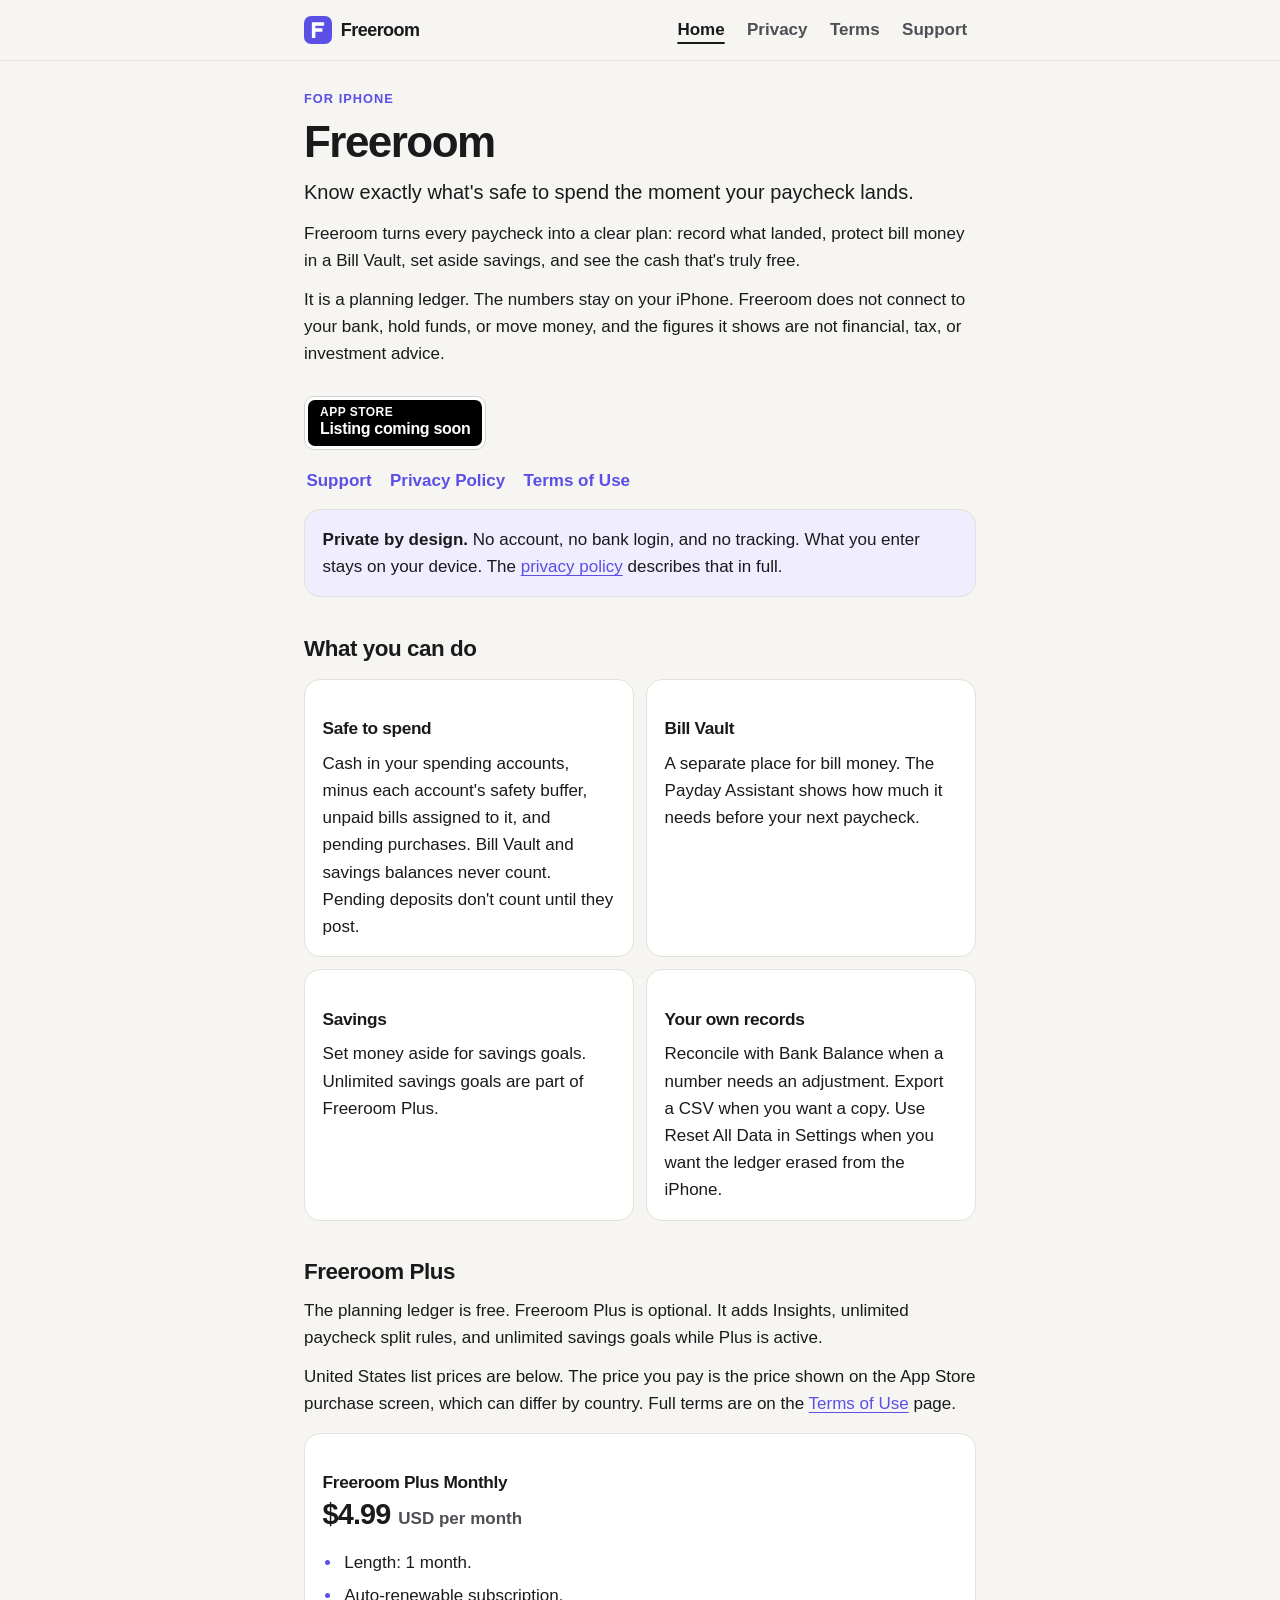
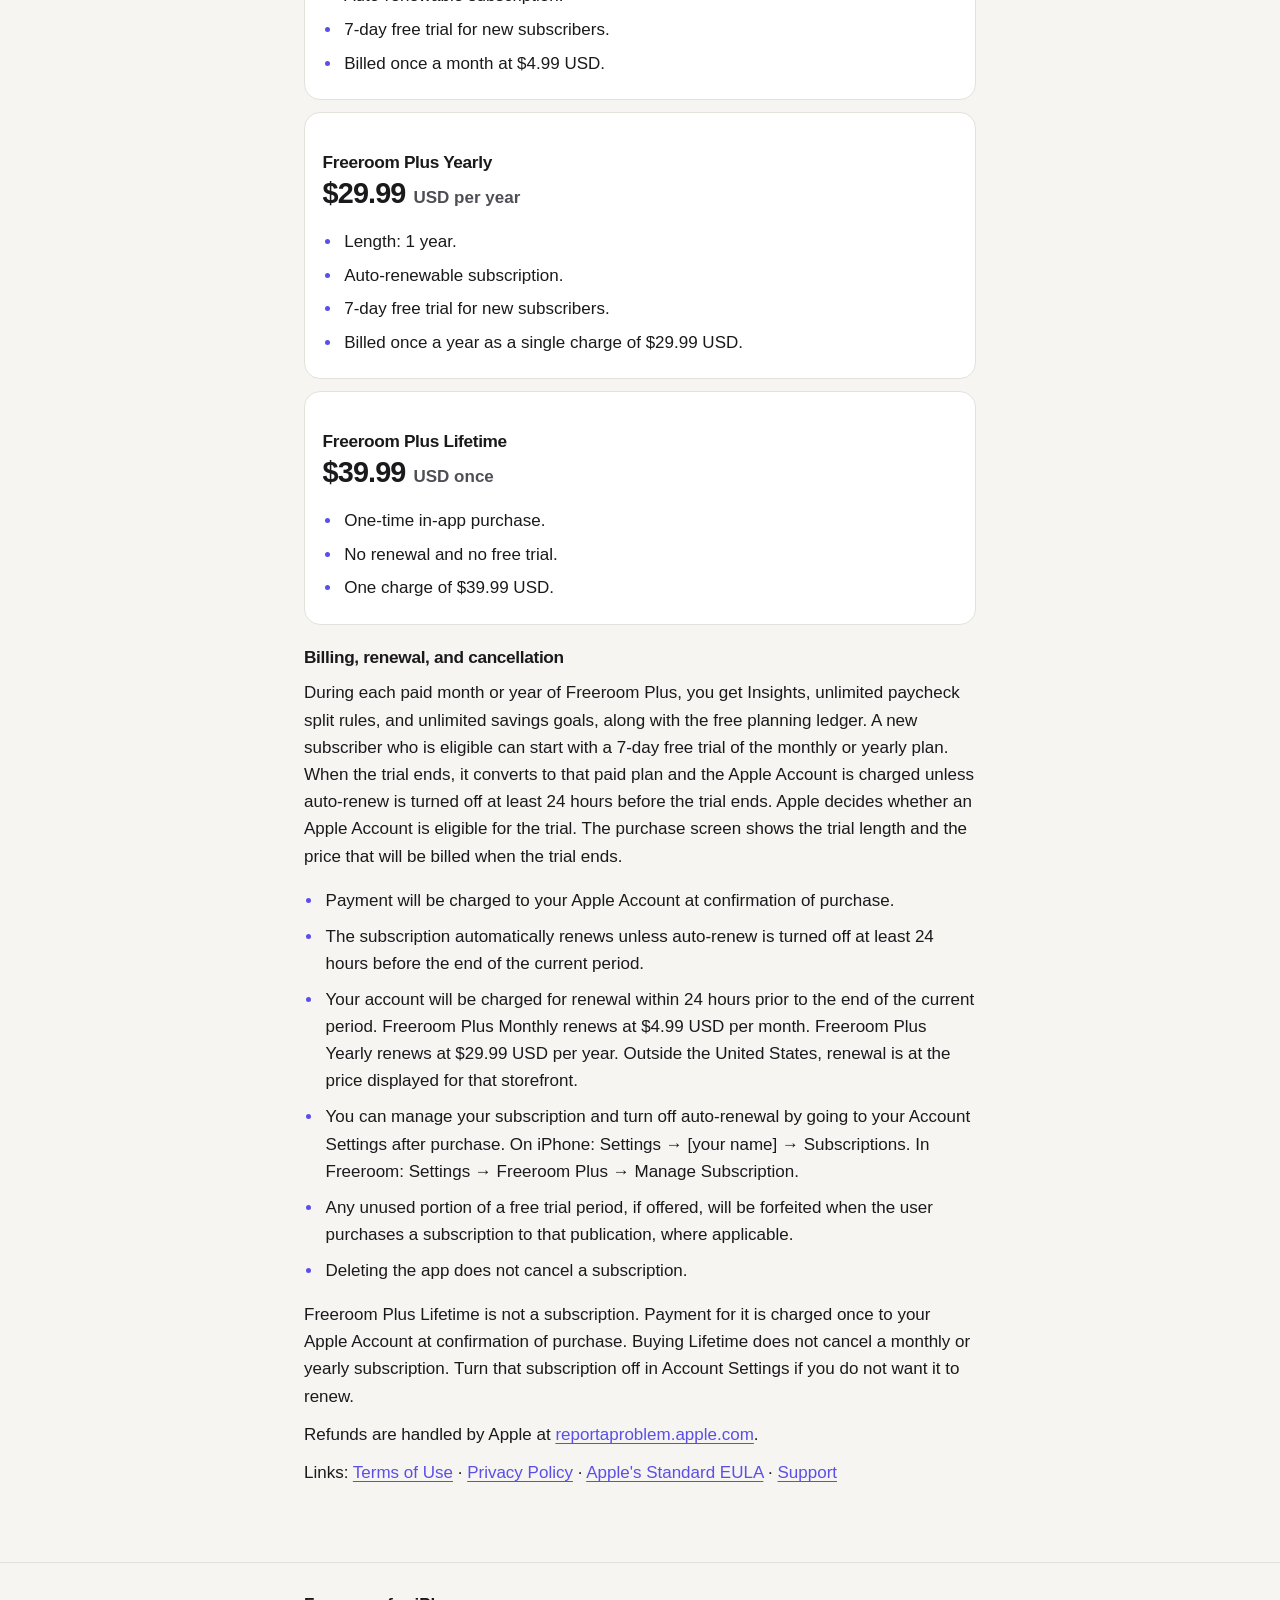
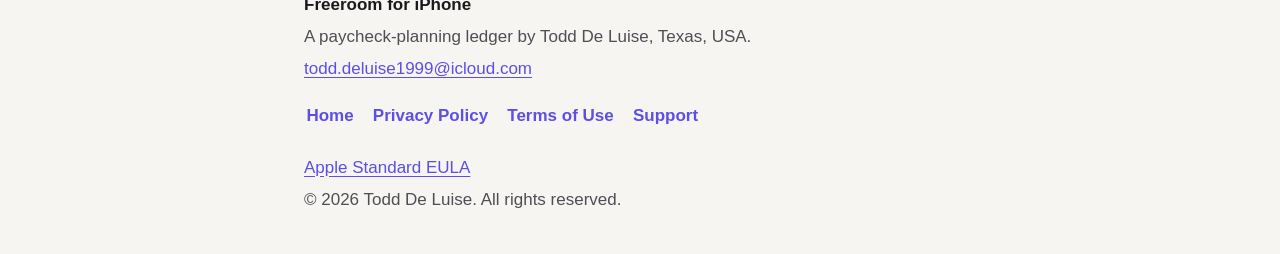
<file: index.html>
<!DOCTYPE html>
<html lang="en">
<head>
  <meta charset="utf-8">
  <meta name="viewport" content="width=device-width, initial-scale=1">
  <meta name="color-scheme" content="light dark">
  <meta name="theme-color" content="#f6f5f2" media="(prefers-color-scheme: light)">
  <meta name="theme-color" content="#111113" media="(prefers-color-scheme: dark)">
  <title>Freeroom — Paycheck planning for iPhone</title>
  <meta name="description" content="Freeroom is an iPhone paycheck planner. Protect bill money, set savings aside, and see what's safe to spend. Your data stays on your device.">
  <meta name="author" content="Todd De Luise">
  <meta name="application-name" content="Freeroom">
  <link rel="canonical" href="https://tdeluise.github.io/free-room-site/">
  <link rel="icon" href="favicon.svg" type="image/svg+xml">
  <link rel="icon" href="favicon.png" type="image/png" sizes="32x32">
  <link rel="apple-touch-icon" href="apple-touch-icon.png">
  <link rel="privacy-policy" href="privacy.html">
  <link rel="terms-of-service" href="terms.html">
  <link rel="help" href="support.html">
  <link rel="author" href="mailto:todd.deluise1999@icloud.com">
  <meta property="og:site_name" content="Freeroom">
  <meta property="og:type" content="website">
  <meta property="og:locale" content="en_US">
  <meta property="og:title" content="Freeroom — Paycheck planning for iPhone">
  <meta property="og:description" content="Freeroom is an iPhone paycheck planner. Protect bill money, set savings aside, and see what's safe to spend. Your data stays on your device.">
  <meta property="og:url" content="https://tdeluise.github.io/free-room-site/">
  <meta property="og:image" content="https://tdeluise.github.io/free-room-site/og.png">
  <meta property="og:image:width" content="1200">
  <meta property="og:image:height" content="630">
  <meta property="og:image:alt" content="Freeroom, paycheck planning for iPhone. Your data stays on your device.">
  <meta name="twitter:card" content="summary_large_image">
  <meta name="twitter:title" content="Freeroom — Paycheck planning for iPhone">
  <meta name="twitter:description" content="Freeroom is an iPhone paycheck planner. Protect bill money, set savings aside, and see what's safe to spend. Your data stays on your device.">
  <meta name="twitter:image" content="https://tdeluise.github.io/free-room-site/og.png">
  <meta name="twitter:image:alt" content="Freeroom, paycheck planning for iPhone. Your data stays on your device.">
  <link rel="stylesheet" href="style.css">
</head>
<body>
  <a class="skip" href="#content">Skip to content</a>
  <header class="site-header">
    <div class="wrap bar">
      <a class="brand" href="index.html">
        <svg class="mark" viewBox="0 0 32 32" width="28" height="28" aria-hidden="true" focusable="false">
          <rect width="32" height="32" rx="8"/>
          <path d="M9 7h14v4H13v3h8v4h-8v7H9V7z"/>
        </svg>
        <span>Freeroom</span>
      </a>
      <nav class="nav" aria-label="Primary">
        <ul>
          <li><a href="index.html" aria-current="page">Home</a></li>
          <li><a href="privacy.html">Privacy</a></li>
          <li><a href="terms.html">Terms</a></li>
          <li><a href="support.html">Support</a></li>
        </ul>
      </nav>
    </div>
  </header>

  <main id="content" class="wrap" tabindex="-1">
    <p class="eyebrow">For iPhone</p>
    <h1>Freeroom</h1>
    <p class="lede">Know exactly what's safe to spend the moment your paycheck lands.</p>
    <p>Freeroom turns every paycheck into a clear plan: record what landed, protect bill money in a Bill Vault, set aside savings, and see the cash that's truly free.</p>
    <p>It is a planning ledger. The numbers stay on your iPhone. Freeroom does not connect to your bank, hold funds, or move money, and the figures it shows are not financial, tax, or investment advice.</p>

    <!--
      APP STORE BADGE
      When Freeroom has an App Store product page, replace the placeholder
      paragraph below with Apple's official badge. Put the real product URL
      in the href and keep the image on this light plate so it stays readable
      in light and dark mode. Do not point a Download badge at a missing listing.

      <a href="https://apps.apple.com/app/idAPPLE_ID">
        <img alt="Download on the App Store" width="135" height="40"
          src="https://tools.applemediaservices.com/api/badges/download-badge/black/en-us?size=250x83">
      </a>

      Badge rules: https://developer.apple.com/app-store/marketing/guidelines/
    -->
    <div class="app-store-badge" id="app-store-badge">
      <p class="store-placeholder" role="note">
        <span class="store-kicker">App Store</span>
        <span class="store-title">Listing coming soon</span>
      </p>
    </div>

    <ul class="quicklinks">
      <li><a href="support.html">Support</a></li>
      <li><a href="privacy.html">Privacy Policy</a></li>
      <li><a href="terms.html">Terms of Use</a></li>
    </ul>

    <div class="card note">
      <p><strong>Private by design.</strong> No account, no bank login, and no tracking. What you enter stays on your device. The <a href="privacy.html">privacy policy</a> describes that in full.</p>
    </div>

    <section aria-labelledby="features-title">
      <h2 id="features-title">What you can do</h2>
      <div class="features">
        <article class="card">
          <h3>Safe to spend</h3>
          <p>Cash in your spending accounts, minus each account's safety buffer, unpaid bills assigned to it, and pending purchases. Bill Vault and savings balances never count. Pending deposits don't count until they post.</p>
        </article>
        <article class="card">
          <h3>Bill Vault</h3>
          <p>A separate place for bill money. The Payday Assistant shows how much it needs before your next paycheck.</p>
        </article>
        <article class="card">
          <h3>Savings</h3>
          <p>Set money aside for savings goals. Unlimited savings goals are part of Freeroom Plus.</p>
        </article>
        <article class="card">
          <h3>Your own records</h3>
          <p>Reconcile with Bank Balance when a number needs an adjustment. Export a CSV when you want a copy. Use Reset All Data in Settings when you want the ledger erased from the iPhone.</p>
        </article>
      </div>
    </section>

    <section aria-labelledby="plus-title">
      <h2 id="plus-title">Freeroom Plus</h2>
      <p>The planning ledger is free. Freeroom Plus is optional. It adds Insights, unlimited paycheck split rules, and unlimited savings goals while Plus is active.</p>
      <p>United States list prices are below. The price you pay is the price shown on the App Store purchase screen, which can differ by country. Full terms are on the <a href="terms.html">Terms of Use</a> page.</p>

      <div class="plans">
        <article class="plan">
          <h3>Freeroom Plus Monthly</h3>
          <p class="price"><span class="amount">$4.99</span> <span class="period">USD per month</span></p>
          <ul>
            <li>Length: 1 month.</li>
            <li>Auto-renewable subscription.</li>
            <li>7-day free trial for new subscribers.</li>
            <li>Billed once a month at $4.99 USD.</li>
          </ul>
        </article>
        <article class="plan">
          <h3>Freeroom Plus Yearly</h3>
          <p class="price"><span class="amount">$29.99</span> <span class="period">USD per year</span></p>
          <ul>
            <li>Length: 1 year.</li>
            <li>Auto-renewable subscription.</li>
            <li>7-day free trial for new subscribers.</li>
            <li>Billed once a year as a single charge of $29.99 USD.</li>
          </ul>
        </article>
        <article class="plan">
          <h3>Freeroom Plus Lifetime</h3>
          <p class="price"><span class="amount">$39.99</span> <span class="period">USD once</span></p>
          <ul>
            <li>One-time in-app purchase.</li>
            <li>No renewal and no free trial.</li>
            <li>One charge of $39.99 USD.</li>
          </ul>
        </article>
      </div>

      <h3 id="billing">Billing, renewal, and cancellation</h3>
      <p>During each paid month or year of Freeroom Plus, you get Insights, unlimited paycheck split rules, and unlimited savings goals, along with the free planning ledger. A new subscriber who is eligible can start with a 7-day free trial of the monthly or yearly plan. When the trial ends, it converts to that paid plan and the Apple Account is charged unless auto-renew is turned off at least 24 hours before the trial ends. Apple decides whether an Apple Account is eligible for the trial. The purchase screen shows the trial length and the price that will be billed when the trial ends.</p>
      <ul class="legal">
        <li>Payment will be charged to your Apple Account at confirmation of purchase.</li>
        <li>The subscription automatically renews unless auto-renew is turned off at least 24 hours before the end of the current period.</li>
        <li>Your account will be charged for renewal within 24 hours prior to the end of the current period. Freeroom Plus Monthly renews at $4.99 USD per month. Freeroom Plus Yearly renews at $29.99 USD per year. Outside the United States, renewal is at the price displayed for that storefront.</li>
        <li>You can manage your subscription and turn off auto-renewal by going to your Account Settings after purchase. On iPhone: Settings → [your name] → Subscriptions. In Freeroom: Settings → Freeroom Plus → Manage Subscription.</li>
        <li>Any unused portion of a free trial period, if offered, will be forfeited when the user purchases a subscription to that publication, where applicable.</li>
        <li>Deleting the app does not cancel a subscription.</li>
      </ul>
      <p>Freeroom Plus Lifetime is not a subscription. Payment for it is charged once to your Apple Account at confirmation of purchase. Buying Lifetime does not cancel a monthly or yearly subscription. Turn that subscription off in Account Settings if you do not want it to renew.</p>
      <p>Refunds are handled by Apple at <a href="https://reportaproblem.apple.com/">reportaproblem.apple.com</a>.</p>
      <p>Links: <a href="terms.html">Terms of Use</a> · <a href="privacy.html">Privacy Policy</a> · <a href="https://www.apple.com/legal/internet-services/itunes/dev/stdeula/">Apple's Standard EULA</a> · <a href="support.html">Support</a></p>
    </section>
  </main>

  <footer class="site-footer">
    <div class="wrap">
      <p class="footer-name">Freeroom for iPhone</p>
      <p>A paycheck-planning ledger by Todd De Luise, Texas, USA.</p>
      <p><a href="mailto:todd.deluise1999@icloud.com">todd.deluise1999@icloud.com</a></p>
      <ul class="footer-nav">
        <li><a href="index.html" aria-current="page">Home</a></li>
        <li><a href="privacy.html">Privacy Policy</a></li>
        <li><a href="terms.html">Terms of Use</a></li>
        <li><a href="support.html">Support</a></li>
      </ul>
      <p><a href="https://www.apple.com/legal/internet-services/itunes/dev/stdeula/">Apple Standard EULA</a></p>
      <p>© 2026 Todd De Luise. All rights reserved.</p>
    </div>
  </footer>
</body>
</html>
</file>
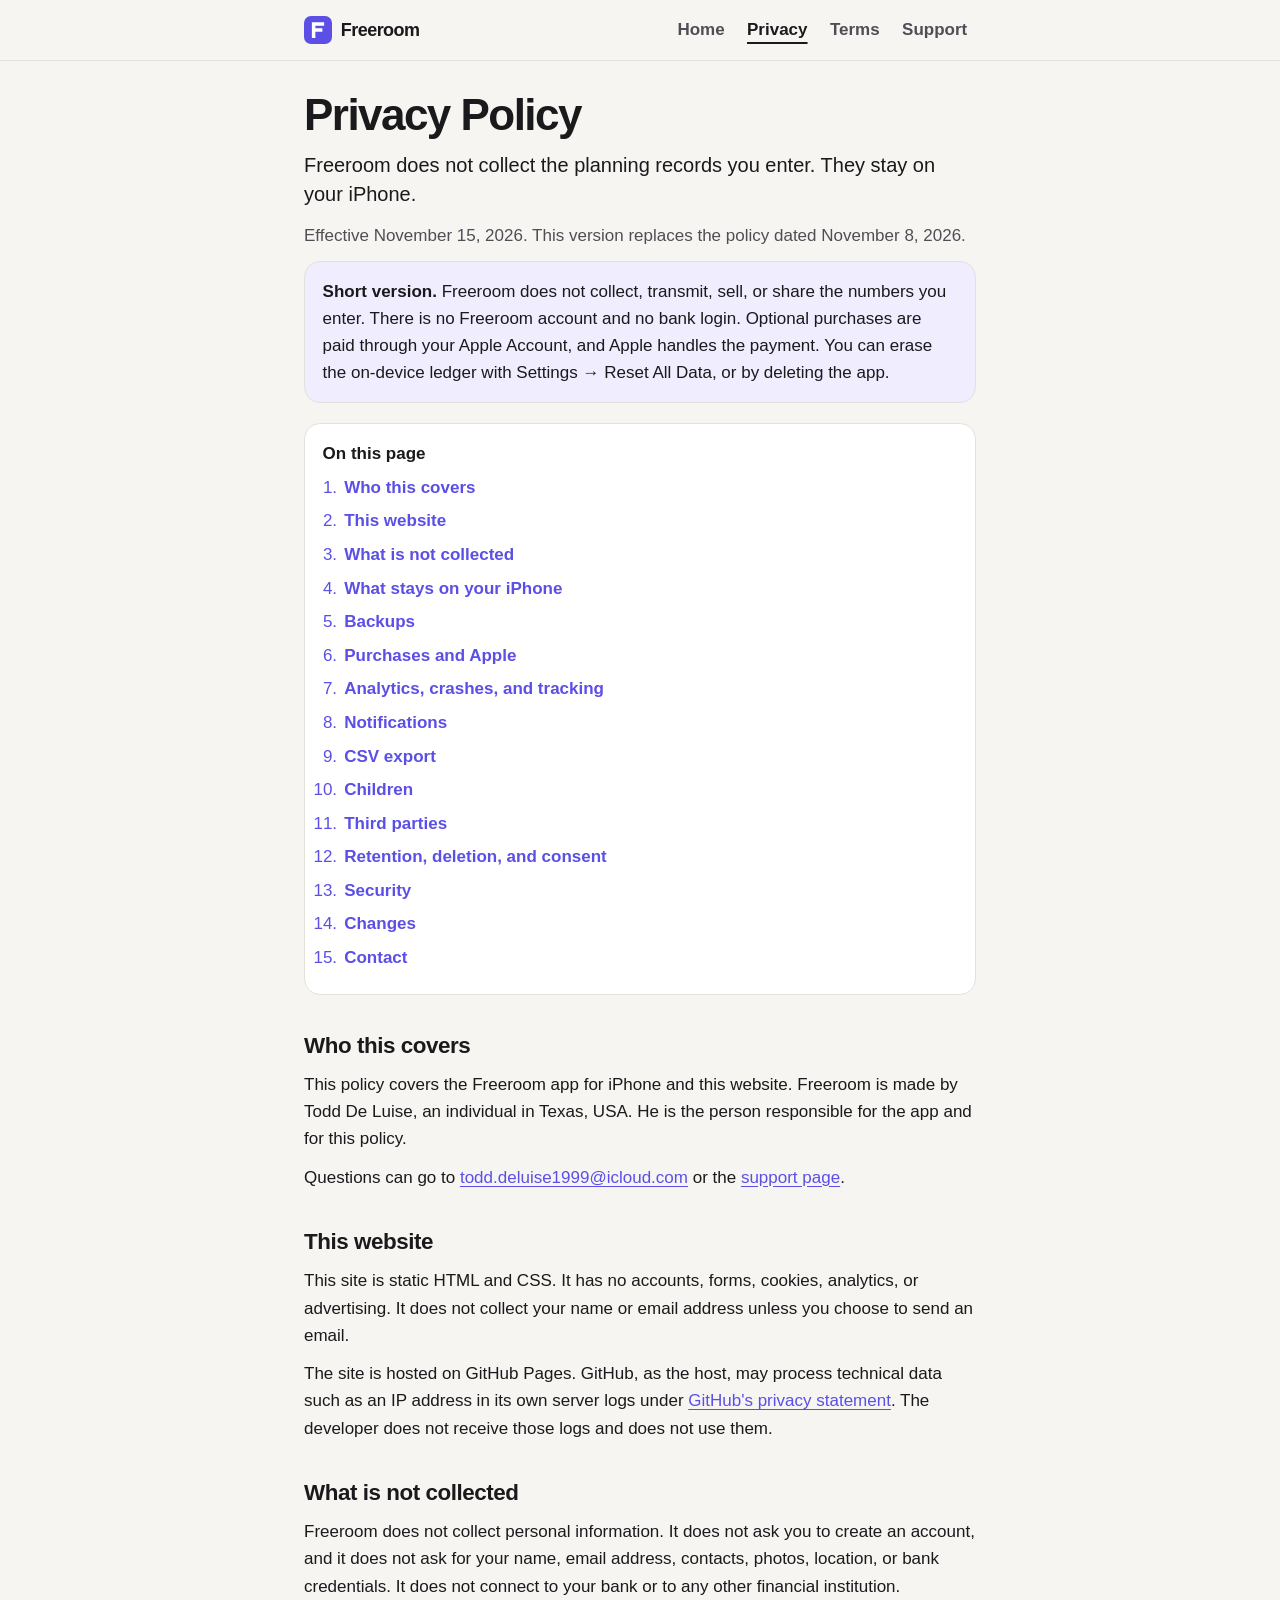
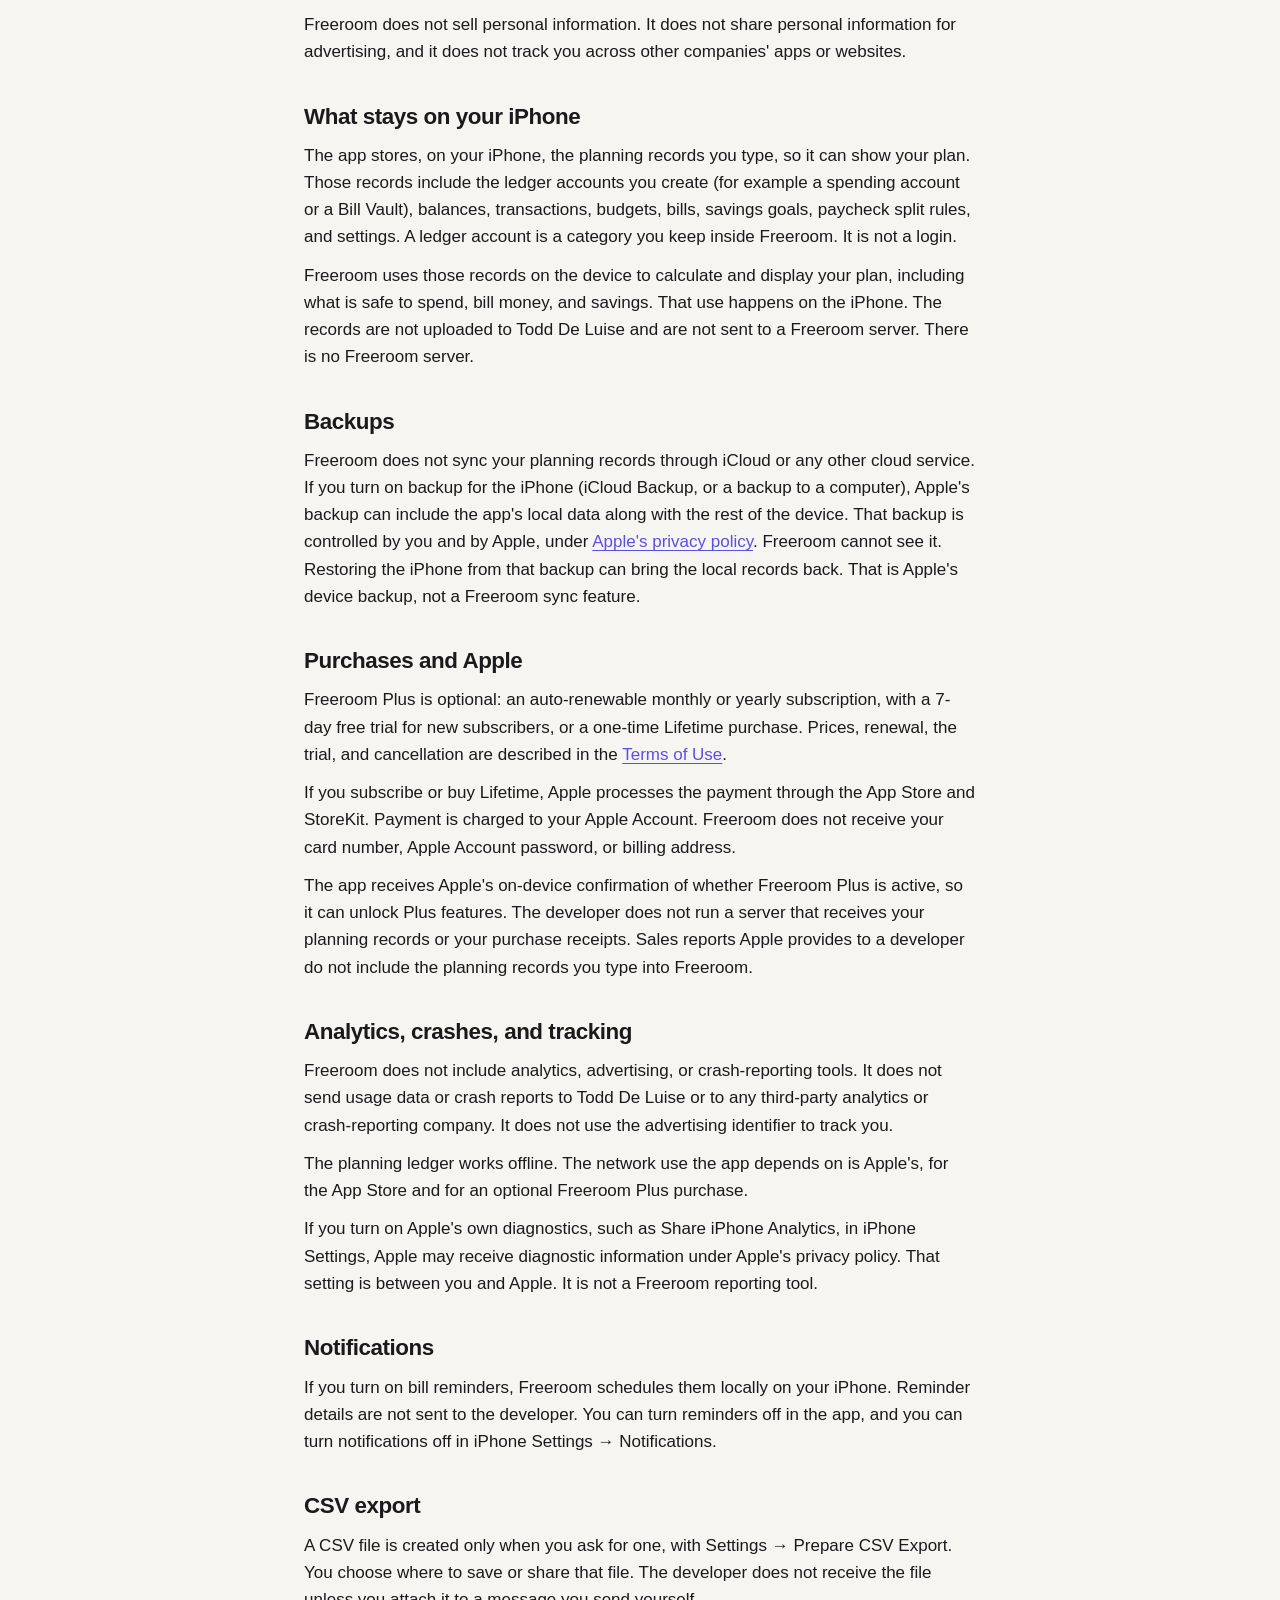
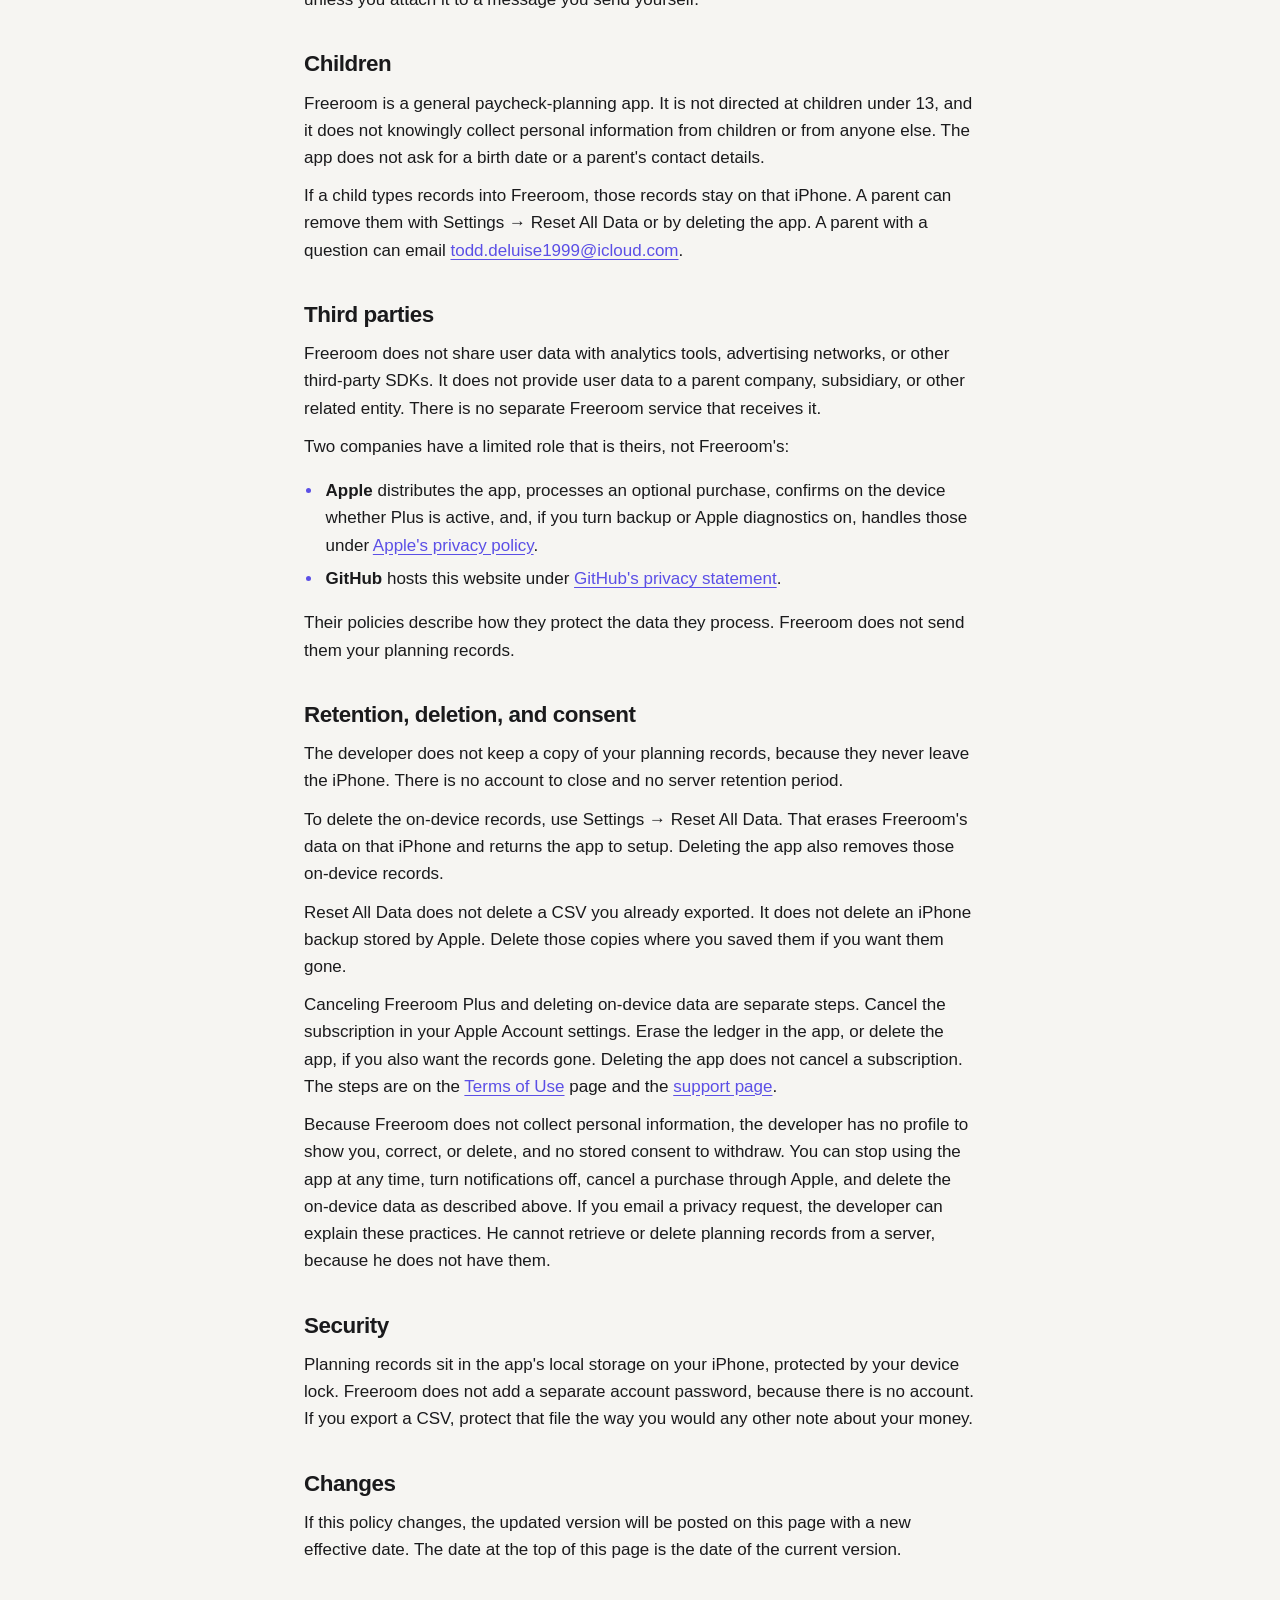
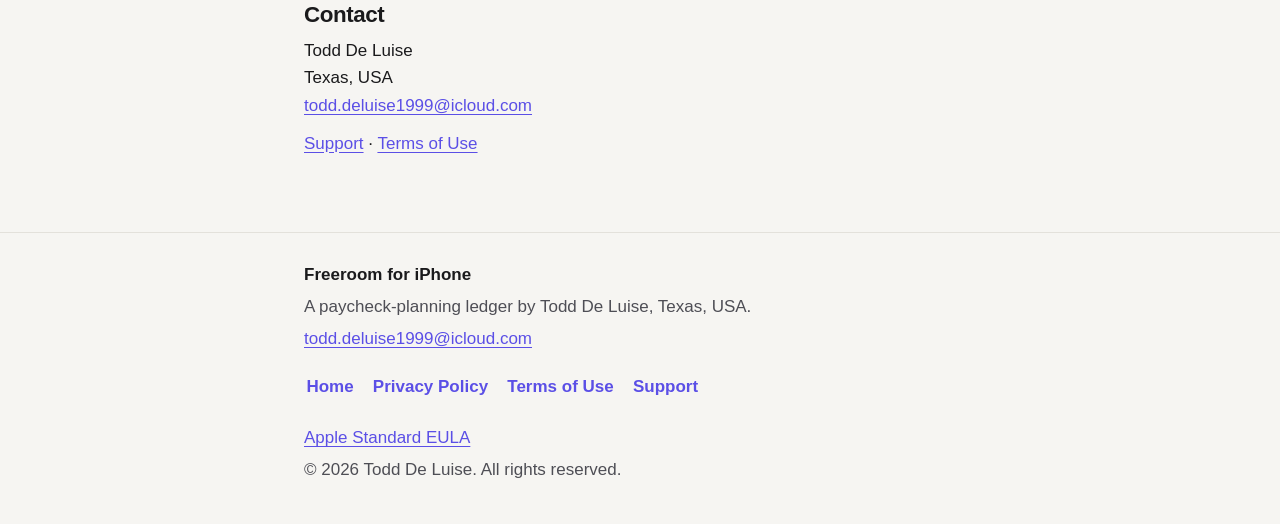
<file: privacy.html>
<!DOCTYPE html>
<html lang="en">
<head>
  <meta charset="utf-8">
  <meta name="viewport" content="width=device-width, initial-scale=1">
  <meta name="color-scheme" content="light dark">
  <meta name="theme-color" content="#f6f5f2" media="(prefers-color-scheme: light)">
  <meta name="theme-color" content="#111113" media="(prefers-color-scheme: dark)">
  <title>Privacy Policy — Freeroom</title>
  <meta name="description" content="Freeroom privacy policy: planning records stay on your iPhone. The app does not collect, sell, or share them. Apple processes optional purchases.">
  <meta name="author" content="Todd De Luise">
  <link rel="canonical" href="https://tdeluise.github.io/free-room-site/privacy.html">
  <link rel="icon" href="favicon.svg" type="image/svg+xml">
  <link rel="icon" href="favicon.png" type="image/png" sizes="32x32">
  <link rel="apple-touch-icon" href="apple-touch-icon.png">
  <link rel="privacy-policy" href="privacy.html">
  <link rel="terms-of-service" href="terms.html">
  <link rel="help" href="support.html">
  <link rel="author" href="mailto:todd.deluise1999@icloud.com">
  <meta property="og:site_name" content="Freeroom">
  <meta property="og:type" content="website">
  <meta property="og:locale" content="en_US">
  <meta property="og:title" content="Privacy Policy — Freeroom">
  <meta property="og:description" content="Freeroom privacy policy: planning records stay on your iPhone. The app does not collect, sell, or share them. Apple processes optional purchases.">
  <meta property="og:url" content="https://tdeluise.github.io/free-room-site/privacy.html">
  <meta property="og:image" content="https://tdeluise.github.io/free-room-site/og.png">
  <meta property="og:image:width" content="1200">
  <meta property="og:image:height" content="630">
  <meta property="og:image:alt" content="Freeroom, paycheck planning for iPhone. Your data stays on your device.">
  <meta name="twitter:card" content="summary_large_image">
  <meta name="twitter:title" content="Privacy Policy — Freeroom">
  <meta name="twitter:description" content="Freeroom privacy policy: planning records stay on your iPhone. The app does not collect, sell, or share them. Apple processes optional purchases.">
  <meta name="twitter:image" content="https://tdeluise.github.io/free-room-site/og.png">
  <meta name="twitter:image:alt" content="Freeroom, paycheck planning for iPhone. Your data stays on your device.">
  <link rel="stylesheet" href="style.css">
</head>
<body>
  <a class="skip" href="#content">Skip to content</a>
  <header class="site-header">
    <div class="wrap bar">
      <a class="brand" href="index.html">
        <svg class="mark" viewBox="0 0 32 32" width="28" height="28" aria-hidden="true" focusable="false">
          <rect width="32" height="32" rx="8"/>
          <path d="M9 7h14v4H13v3h8v4h-8v7H9V7z"/>
        </svg>
        <span>Freeroom</span>
      </a>
      <nav class="nav" aria-label="Primary">
        <ul>
          <li><a href="index.html">Home</a></li>
          <li><a href="privacy.html" aria-current="page">Privacy</a></li>
          <li><a href="terms.html">Terms</a></li>
          <li><a href="support.html">Support</a></li>
        </ul>
      </nav>
    </div>
  </header>

  <main id="content" class="wrap" tabindex="-1">
    <h1>Privacy Policy</h1>
    <p class="lede">Freeroom does not collect the planning records you enter. They stay on your iPhone.</p>
    <p class="updated">Effective <time datetime="2026-11-15">November 15, 2026</time>. This version replaces the policy dated November 8, 2026.</p>

    <div class="card note">
      <p><strong>Short version.</strong> Freeroom does not collect, transmit, sell, or share the numbers you enter. There is no Freeroom account and no bank login. Optional purchases are paid through your Apple Account, and Apple handles the payment. You can erase the on-device ledger with Settings → Reset All Data, or by deleting the app.</p>
    </div>

    <nav class="toc" aria-label="On this page">
      <p class="toc-label">On this page</p>
      <ol>
        <li><a href="#who">Who this covers</a></li>
        <li><a href="#website">This website</a></li>
        <li><a href="#collected">What is not collected</a></li>
        <li><a href="#on-device">What stays on your iPhone</a></li>
        <li><a href="#backups">Backups</a></li>
        <li><a href="#apple">Purchases and Apple</a></li>
        <li><a href="#analytics">Analytics, crashes, and tracking</a></li>
        <li><a href="#notifications">Notifications</a></li>
        <li><a href="#exports">CSV export</a></li>
        <li><a href="#children">Children</a></li>
        <li><a href="#third-parties">Third parties</a></li>
        <li><a href="#deletion">Retention, deletion, and consent</a></li>
        <li><a href="#security">Security</a></li>
        <li><a href="#changes">Changes</a></li>
        <li><a href="#contact">Contact</a></li>
      </ol>
    </nav>

    <section aria-labelledby="who">
      <h2 id="who">Who this covers</h2>
      <p>This policy covers the Freeroom app for iPhone and this website. Freeroom is made by Todd De Luise, an individual in Texas, USA. He is the person responsible for the app and for this policy.</p>
      <p>Questions can go to <a href="mailto:todd.deluise1999@icloud.com">todd.deluise1999@icloud.com</a> or the <a href="support.html">support page</a>.</p>
    </section>

    <section aria-labelledby="website">
      <h2 id="website">This website</h2>
      <p>This site is static HTML and CSS. It has no accounts, forms, cookies, analytics, or advertising. It does not collect your name or email address unless you choose to send an email.</p>
      <p>The site is hosted on GitHub Pages. GitHub, as the host, may process technical data such as an IP address in its own server logs under <a href="https://docs.github.com/en/site-policy/privacy-policies/github-general-privacy-statement">GitHub's privacy statement</a>. The developer does not receive those logs and does not use them.</p>
    </section>

    <section aria-labelledby="collected">
      <h2 id="collected">What is not collected</h2>
      <p>Freeroom does not collect personal information. It does not ask you to create an account, and it does not ask for your name, email address, contacts, photos, location, or bank credentials. It does not connect to your bank or to any other financial institution.</p>
      <p>Freeroom does not sell personal information. It does not share personal information for advertising, and it does not track you across other companies' apps or websites.</p>
    </section>

    <section aria-labelledby="on-device">
      <h2 id="on-device">What stays on your iPhone</h2>
      <p>The app stores, on your iPhone, the planning records you type, so it can show your plan. Those records include the ledger accounts you create (for example a spending account or a Bill Vault), balances, transactions, budgets, bills, savings goals, paycheck split rules, and settings. A ledger account is a category you keep inside Freeroom. It is not a login.</p>
      <p>Freeroom uses those records on the device to calculate and display your plan, including what is safe to spend, bill money, and savings. That use happens on the iPhone. The records are not uploaded to Todd De Luise and are not sent to a Freeroom server. There is no Freeroom server.</p>
    </section>

    <section aria-labelledby="backups">
      <h2 id="backups">Backups</h2>
      <p>Freeroom does not sync your planning records through iCloud or any other cloud service. If you turn on backup for the iPhone (iCloud Backup, or a backup to a computer), Apple's backup can include the app's local data along with the rest of the device. That backup is controlled by you and by Apple, under <a href="https://www.apple.com/legal/privacy/">Apple's privacy policy</a>. Freeroom cannot see it. Restoring the iPhone from that backup can bring the local records back. That is Apple's device backup, not a Freeroom sync feature.</p>
    </section>

    <section aria-labelledby="apple">
      <h2 id="apple">Purchases and Apple</h2>
      <p>Freeroom Plus is optional: an auto-renewable monthly or yearly subscription, with a 7-day free trial for new subscribers, or a one-time Lifetime purchase. Prices, renewal, the trial, and cancellation are described in the <a href="terms.html">Terms of Use</a>.</p>
      <p>If you subscribe or buy Lifetime, Apple processes the payment through the App Store and StoreKit. Payment is charged to your Apple Account. Freeroom does not receive your card number, Apple Account password, or billing address.</p>
      <p>The app receives Apple's on-device confirmation of whether Freeroom Plus is active, so it can unlock Plus features. The developer does not run a server that receives your planning records or your purchase receipts. Sales reports Apple provides to a developer do not include the planning records you type into Freeroom.</p>
    </section>

    <section aria-labelledby="analytics">
      <h2 id="analytics">Analytics, crashes, and tracking</h2>
      <p>Freeroom does not include analytics, advertising, or crash-reporting tools. It does not send usage data or crash reports to Todd De Luise or to any third-party analytics or crash-reporting company. It does not use the advertising identifier to track you.</p>
      <p>The planning ledger works offline. The network use the app depends on is Apple's, for the App Store and for an optional Freeroom Plus purchase.</p>
      <p>If you turn on Apple's own diagnostics, such as Share iPhone Analytics, in iPhone Settings, Apple may receive diagnostic information under Apple's privacy policy. That setting is between you and Apple. It is not a Freeroom reporting tool.</p>
    </section>

    <section aria-labelledby="notifications">
      <h2 id="notifications">Notifications</h2>
      <p>If you turn on bill reminders, Freeroom schedules them locally on your iPhone. Reminder details are not sent to the developer. You can turn reminders off in the app, and you can turn notifications off in iPhone Settings → Notifications.</p>
    </section>

    <section aria-labelledby="exports">
      <h2 id="exports">CSV export</h2>
      <p>A CSV file is created only when you ask for one, with Settings → Prepare CSV Export. You choose where to save or share that file. The developer does not receive the file unless you attach it to a message you send yourself.</p>
    </section>

    <section aria-labelledby="children">
      <h2 id="children">Children</h2>
      <p>Freeroom is a general paycheck-planning app. It is not directed at children under 13, and it does not knowingly collect personal information from children or from anyone else. The app does not ask for a birth date or a parent's contact details.</p>
      <p>If a child types records into Freeroom, those records stay on that iPhone. A parent can remove them with Settings → Reset All Data or by deleting the app. A parent with a question can email <a href="mailto:todd.deluise1999@icloud.com">todd.deluise1999@icloud.com</a>.</p>
    </section>

    <section aria-labelledby="third-parties">
      <h2 id="third-parties">Third parties</h2>
      <p>Freeroom does not share user data with analytics tools, advertising networks, or other third-party SDKs. It does not provide user data to a parent company, subsidiary, or other related entity. There is no separate Freeroom service that receives it.</p>
      <p>Two companies have a limited role that is theirs, not Freeroom's:</p>
      <ul>
        <li><strong>Apple</strong> distributes the app, processes an optional purchase, confirms on the device whether Plus is active, and, if you turn backup or Apple diagnostics on, handles those under <a href="https://www.apple.com/legal/privacy/">Apple's privacy policy</a>.</li>
        <li><strong>GitHub</strong> hosts this website under <a href="https://docs.github.com/en/site-policy/privacy-policies/github-general-privacy-statement">GitHub's privacy statement</a>.</li>
      </ul>
      <p>Their policies describe how they protect the data they process. Freeroom does not send them your planning records.</p>
    </section>

    <section aria-labelledby="deletion">
      <h2 id="deletion">Retention, deletion, and consent</h2>
      <p>The developer does not keep a copy of your planning records, because they never leave the iPhone. There is no account to close and no server retention period.</p>
      <p>To delete the on-device records, use Settings → Reset All Data. That erases Freeroom's data on that iPhone and returns the app to setup. Deleting the app also removes those on-device records.</p>
      <p>Reset All Data does not delete a CSV you already exported. It does not delete an iPhone backup stored by Apple. Delete those copies where you saved them if you want them gone.</p>
      <p>Canceling Freeroom Plus and deleting on-device data are separate steps. Cancel the subscription in your Apple Account settings. Erase the ledger in the app, or delete the app, if you also want the records gone. Deleting the app does not cancel a subscription. The steps are on the <a href="terms.html#cancel">Terms of Use</a> page and the <a href="support.html#cancel">support page</a>.</p>
      <p>Because Freeroom does not collect personal information, the developer has no profile to show you, correct, or delete, and no stored consent to withdraw. You can stop using the app at any time, turn notifications off, cancel a purchase through Apple, and delete the on-device data as described above. If you email a privacy request, the developer can explain these practices. He cannot retrieve or delete planning records from a server, because he does not have them.</p>
    </section>

    <section aria-labelledby="security">
      <h2 id="security">Security</h2>
      <p>Planning records sit in the app's local storage on your iPhone, protected by your device lock. Freeroom does not add a separate account password, because there is no account. If you export a CSV, protect that file the way you would any other note about your money.</p>
    </section>

    <section aria-labelledby="changes">
      <h2 id="changes">Changes</h2>
      <p>If this policy changes, the updated version will be posted on this page with a new effective date. The date at the top of this page is the date of the current version.</p>
    </section>

    <section aria-labelledby="contact">
      <h2 id="contact">Contact</h2>
      <address>
        Todd De Luise<br>
        Texas, USA<br>
        <a href="mailto:todd.deluise1999@icloud.com">todd.deluise1999@icloud.com</a>
      </address>
      <p><a href="support.html">Support</a> · <a href="terms.html">Terms of Use</a></p>
    </section>
  </main>

  <footer class="site-footer">
    <div class="wrap">
      <p class="footer-name">Freeroom for iPhone</p>
      <p>A paycheck-planning ledger by Todd De Luise, Texas, USA.</p>
      <p><a href="mailto:todd.deluise1999@icloud.com">todd.deluise1999@icloud.com</a></p>
      <ul class="footer-nav">
        <li><a href="index.html">Home</a></li>
        <li><a href="privacy.html" aria-current="page">Privacy Policy</a></li>
        <li><a href="terms.html">Terms of Use</a></li>
        <li><a href="support.html">Support</a></li>
      </ul>
      <p><a href="https://www.apple.com/legal/internet-services/itunes/dev/stdeula/">Apple Standard EULA</a></p>
      <p>© 2026 Todd De Luise. All rights reserved.</p>
    </div>
  </footer>
</body>
</html>
</file>
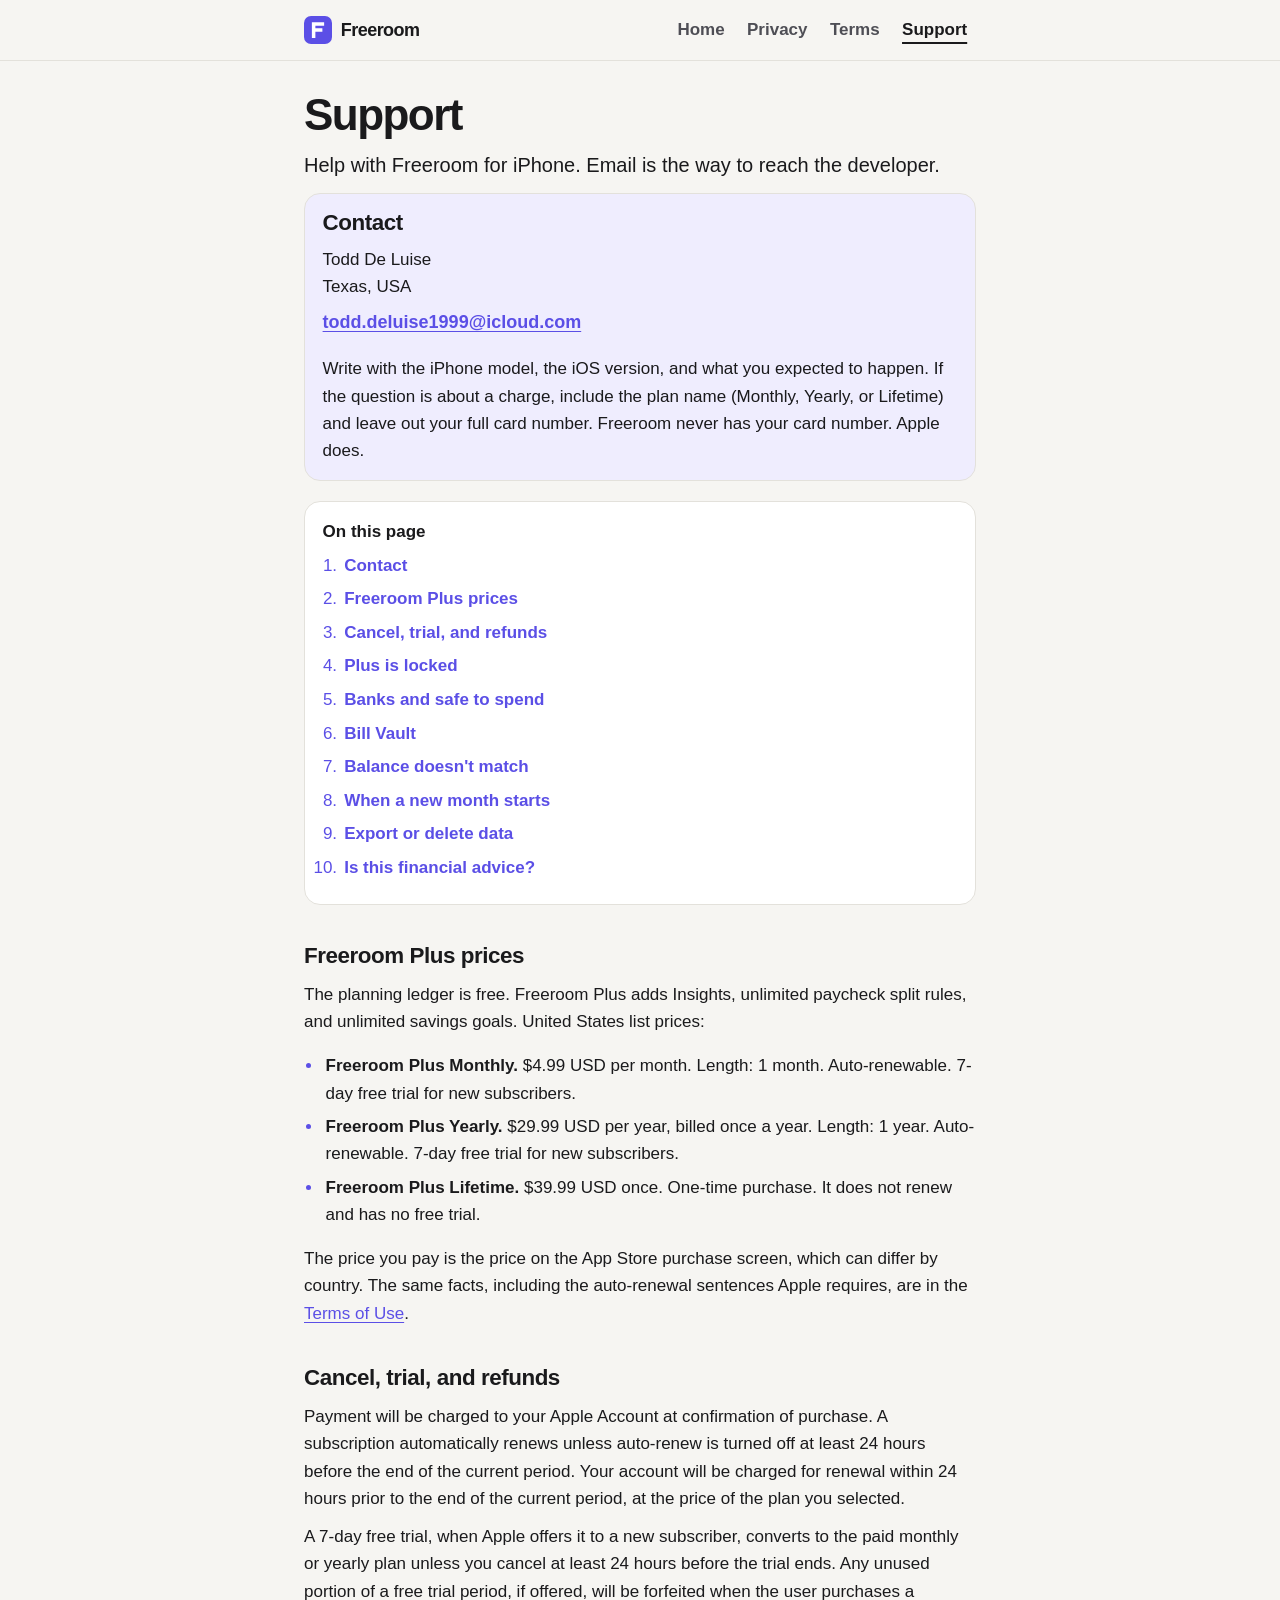
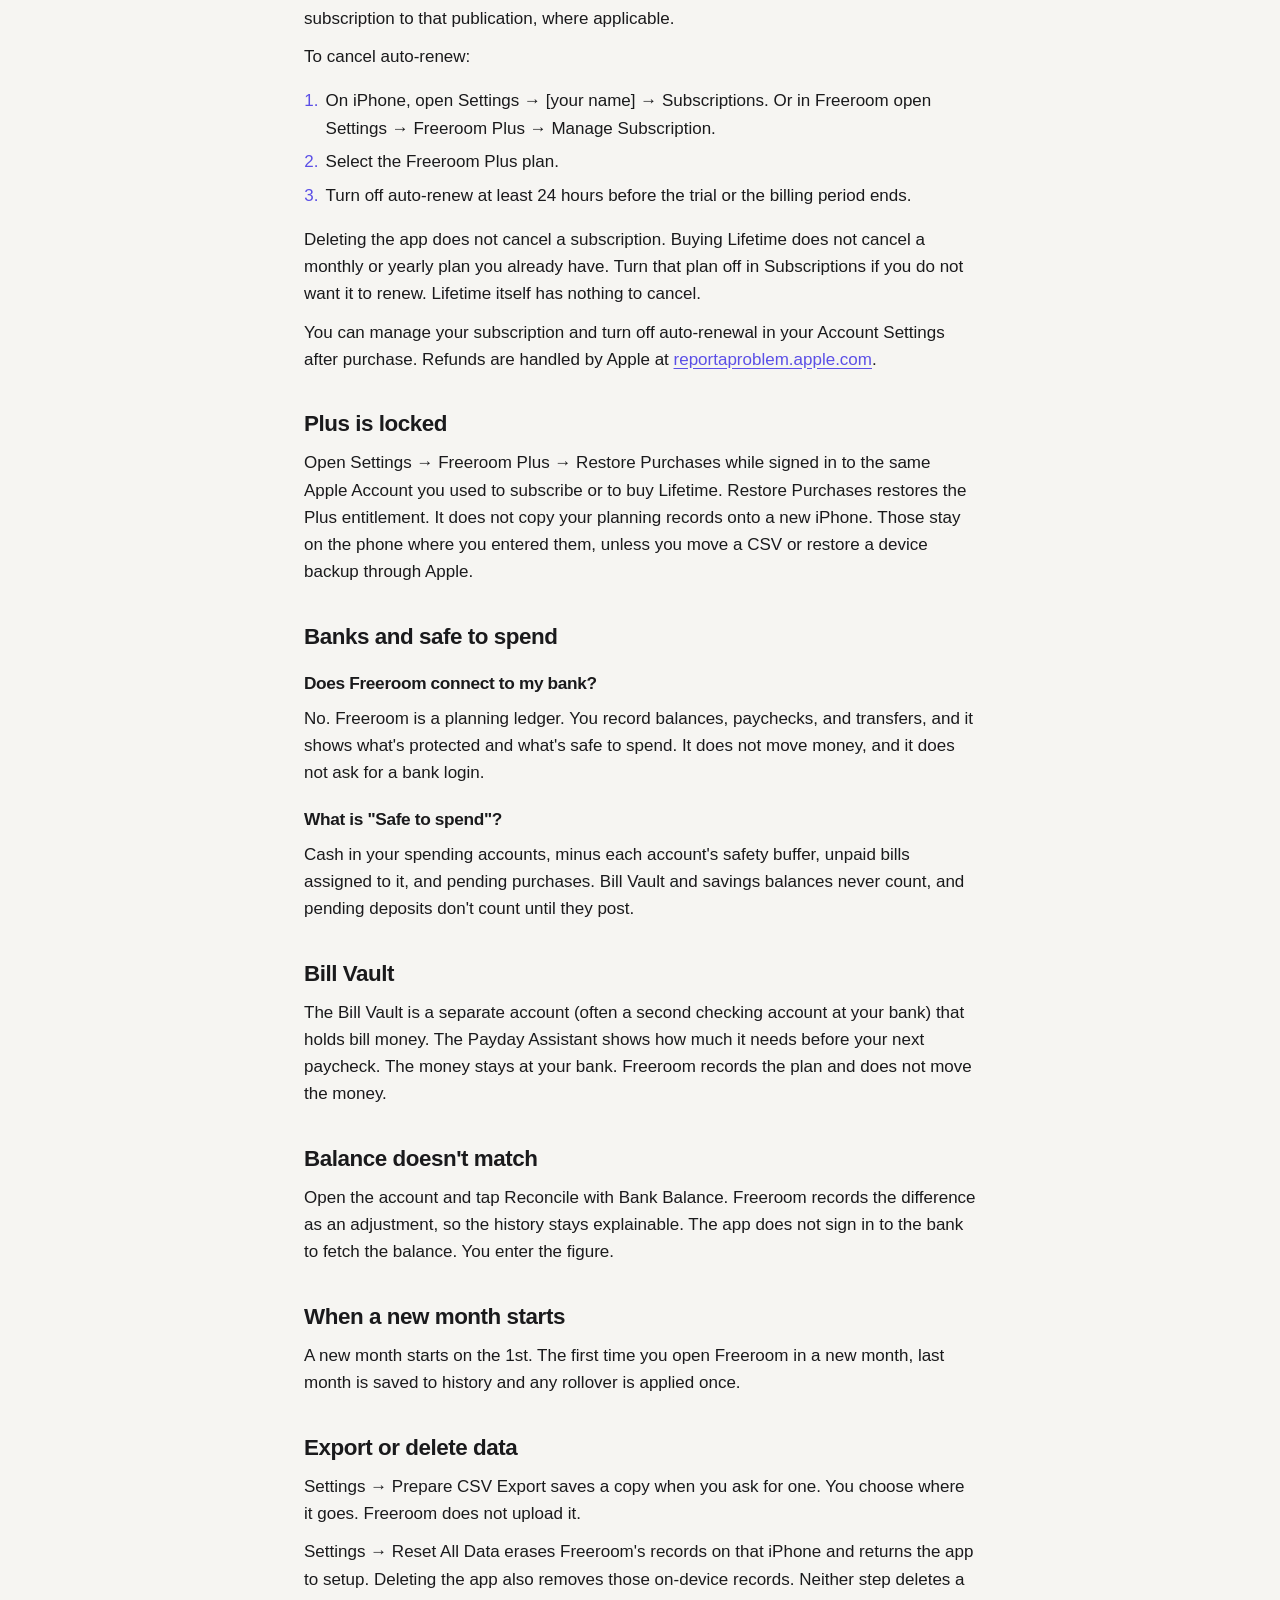
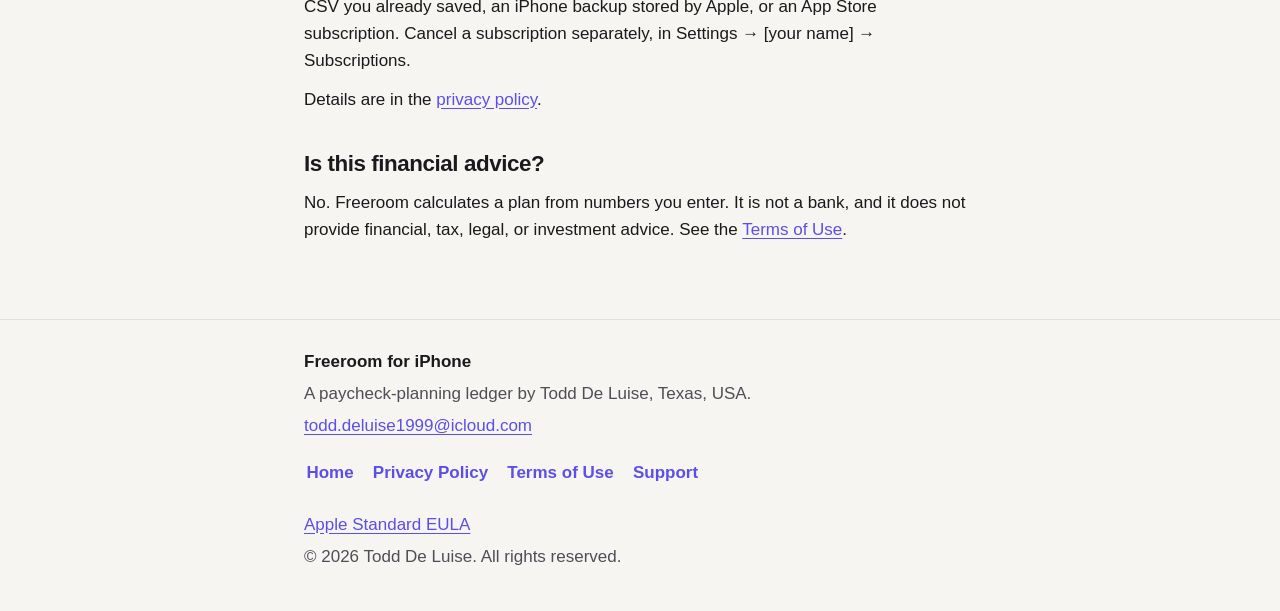
<file: support.html>
<!DOCTYPE html>
<html lang="en">
<head>
  <meta charset="utf-8">
  <meta name="viewport" content="width=device-width, initial-scale=1">
  <meta name="color-scheme" content="light dark">
  <meta name="theme-color" content="#f6f5f2" media="(prefers-color-scheme: light)">
  <meta name="theme-color" content="#111113" media="(prefers-color-scheme: dark)">
  <title>Support — Freeroom</title>
  <meta name="description" content="Support for Freeroom on iPhone. Email Todd De Luise about the ledger, Freeroom Plus, cancellation, restoring a purchase, or deleting data.">
  <meta name="author" content="Todd De Luise">
  <link rel="canonical" href="https://tdeluise.github.io/free-room-site/support.html">
  <link rel="icon" href="favicon.svg" type="image/svg+xml">
  <link rel="icon" href="favicon.png" type="image/png" sizes="32x32">
  <link rel="apple-touch-icon" href="apple-touch-icon.png">
  <link rel="privacy-policy" href="privacy.html">
  <link rel="terms-of-service" href="terms.html">
  <link rel="help" href="support.html">
  <link rel="author" href="mailto:todd.deluise1999@icloud.com">
  <meta property="og:site_name" content="Freeroom">
  <meta property="og:type" content="website">
  <meta property="og:locale" content="en_US">
  <meta property="og:title" content="Support — Freeroom">
  <meta property="og:description" content="Support for Freeroom on iPhone. Email Todd De Luise about the ledger, Freeroom Plus, cancellation, restoring a purchase, or deleting data.">
  <meta property="og:url" content="https://tdeluise.github.io/free-room-site/support.html">
  <meta property="og:image" content="https://tdeluise.github.io/free-room-site/og.png">
  <meta property="og:image:width" content="1200">
  <meta property="og:image:height" content="630">
  <meta property="og:image:alt" content="Freeroom, paycheck planning for iPhone. Your data stays on your device.">
  <meta name="twitter:card" content="summary_large_image">
  <meta name="twitter:title" content="Support — Freeroom">
  <meta name="twitter:description" content="Support for Freeroom on iPhone. Email Todd De Luise about the ledger, Freeroom Plus, cancellation, restoring a purchase, or deleting data.">
  <meta name="twitter:image" content="https://tdeluise.github.io/free-room-site/og.png">
  <meta name="twitter:image:alt" content="Freeroom, paycheck planning for iPhone. Your data stays on your device.">
  <link rel="stylesheet" href="style.css">
</head>
<body>
  <a class="skip" href="#content">Skip to content</a>
  <header class="site-header">
    <div class="wrap bar">
      <a class="brand" href="index.html">
        <svg class="mark" viewBox="0 0 32 32" width="28" height="28" aria-hidden="true" focusable="false">
          <rect width="32" height="32" rx="8"/>
          <path d="M9 7h14v4H13v3h8v4h-8v7H9V7z"/>
        </svg>
        <span>Freeroom</span>
      </a>
      <nav class="nav" aria-label="Primary">
        <ul>
          <li><a href="index.html">Home</a></li>
          <li><a href="privacy.html">Privacy</a></li>
          <li><a href="terms.html">Terms</a></li>
          <li><a href="support.html" aria-current="page">Support</a></li>
        </ul>
      </nav>
    </div>
  </header>

  <main id="content" class="wrap" tabindex="-1">
    <h1>Support</h1>
    <p class="lede">Help with Freeroom for iPhone. Email is the way to reach the developer.</p>

    <div class="card note contact">
      <h2 id="contact">Contact</h2>
      <address>
        Todd De Luise<br>
        Texas, USA<br>
        <a href="mailto:todd.deluise1999@icloud.com?subject=Freeroom%20support">todd.deluise1999@icloud.com</a>
      </address>
      <p>Write with the iPhone model, the iOS version, and what you expected to happen. If the question is about a charge, include the plan name (Monthly, Yearly, or Lifetime) and leave out your full card number. Freeroom never has your card number. Apple does.</p>
    </div>

    <nav class="toc" aria-label="On this page">
      <p class="toc-label">On this page</p>
      <ol>
        <li><a href="#contact">Contact</a></li>
        <li><a href="#plus">Freeroom Plus prices</a></li>
        <li><a href="#cancel">Cancel, trial, and refunds</a></li>
        <li><a href="#restore">Plus is locked</a></li>
        <li><a href="#bank">Banks and safe to spend</a></li>
        <li><a href="#vault">Bill Vault</a></li>
        <li><a href="#reconcile">Balance doesn't match</a></li>
        <li><a href="#month">When a new month starts</a></li>
        <li><a href="#data">Export or delete data</a></li>
        <li><a href="#advice">Is this financial advice?</a></li>
      </ol>
    </nav>

    <section aria-labelledby="plus">
      <h2 id="plus">Freeroom Plus prices</h2>
      <p>The planning ledger is free. Freeroom Plus adds Insights, unlimited paycheck split rules, and unlimited savings goals. United States list prices:</p>
      <ul>
        <li><strong>Freeroom Plus Monthly.</strong> $4.99 USD per month. Length: 1 month. Auto-renewable. 7-day free trial for new subscribers.</li>
        <li><strong>Freeroom Plus Yearly.</strong> $29.99 USD per year, billed once a year. Length: 1 year. Auto-renewable. 7-day free trial for new subscribers.</li>
        <li><strong>Freeroom Plus Lifetime.</strong> $39.99 USD once. One-time purchase. It does not renew and has no free trial.</li>
      </ul>
      <p>The price you pay is the price on the App Store purchase screen, which can differ by country. The same facts, including the auto-renewal sentences Apple requires, are in the <a href="terms.html">Terms of Use</a>.</p>
    </section>

    <section aria-labelledby="cancel">
      <h2 id="cancel">Cancel, trial, and refunds</h2>
      <p>Payment will be charged to your Apple Account at confirmation of purchase. A subscription automatically renews unless auto-renew is turned off at least 24 hours before the end of the current period. Your account will be charged for renewal within 24 hours prior to the end of the current period, at the price of the plan you selected.</p>
      <p>A 7-day free trial, when Apple offers it to a new subscriber, converts to the paid monthly or yearly plan unless you cancel at least 24 hours before the trial ends. Any unused portion of a free trial period, if offered, will be forfeited when the user purchases a subscription to that publication, where applicable.</p>
      <p>To cancel auto-renew:</p>
      <ol>
        <li>On iPhone, open Settings → [your name] → Subscriptions. Or in Freeroom open Settings → Freeroom Plus → Manage Subscription.</li>
        <li>Select the Freeroom Plus plan.</li>
        <li>Turn off auto-renew at least 24 hours before the trial or the billing period ends.</li>
      </ol>
      <p>Deleting the app does not cancel a subscription. Buying Lifetime does not cancel a monthly or yearly plan you already have. Turn that plan off in Subscriptions if you do not want it to renew. Lifetime itself has nothing to cancel.</p>
      <p>You can manage your subscription and turn off auto-renewal in your Account Settings after purchase. Refunds are handled by Apple at <a href="https://reportaproblem.apple.com/">reportaproblem.apple.com</a>.</p>
    </section>

    <section aria-labelledby="restore">
      <h2 id="restore">Plus is locked</h2>
      <p>Open Settings → Freeroom Plus → Restore Purchases while signed in to the same Apple Account you used to subscribe or to buy Lifetime. Restore Purchases restores the Plus entitlement. It does not copy your planning records onto a new iPhone. Those stay on the phone where you entered them, unless you move a CSV or restore a device backup through Apple.</p>
    </section>

    <section aria-labelledby="bank">
      <h2 id="bank">Banks and safe to spend</h2>
      <h3>Does Freeroom connect to my bank?</h3>
      <p>No. Freeroom is a planning ledger. You record balances, paychecks, and transfers, and it shows what's protected and what's safe to spend. It does not move money, and it does not ask for a bank login.</p>
      <h3>What is "Safe to spend"?</h3>
      <p>Cash in your spending accounts, minus each account's safety buffer, unpaid bills assigned to it, and pending purchases. Bill Vault and savings balances never count, and pending deposits don't count until they post.</p>
    </section>

    <section aria-labelledby="vault">
      <h2 id="vault">Bill Vault</h2>
      <p>The Bill Vault is a separate account (often a second checking account at your bank) that holds bill money. The Payday Assistant shows how much it needs before your next paycheck. The money stays at your bank. Freeroom records the plan and does not move the money.</p>
    </section>

    <section aria-labelledby="reconcile">
      <h2 id="reconcile">Balance doesn't match</h2>
      <p>Open the account and tap Reconcile with Bank Balance. Freeroom records the difference as an adjustment, so the history stays explainable. The app does not sign in to the bank to fetch the balance. You enter the figure.</p>
    </section>

    <section aria-labelledby="month">
      <h2 id="month">When a new month starts</h2>
      <p>A new month starts on the 1st. The first time you open Freeroom in a new month, last month is saved to history and any rollover is applied once.</p>
    </section>

    <section aria-labelledby="data">
      <h2 id="data">Export or delete data</h2>
      <p>Settings → Prepare CSV Export saves a copy when you ask for one. You choose where it goes. Freeroom does not upload it.</p>
      <p>Settings → Reset All Data erases Freeroom's records on that iPhone and returns the app to setup. Deleting the app also removes those on-device records. Neither step deletes a CSV you already saved, an iPhone backup stored by Apple, or an App Store subscription. Cancel a subscription separately, in Settings → [your name] → Subscriptions.</p>
      <p>Details are in the <a href="privacy.html#deletion">privacy policy</a>.</p>
    </section>

    <section aria-labelledby="advice">
      <h2 id="advice">Is this financial advice?</h2>
      <p>No. Freeroom calculates a plan from numbers you enter. It is not a bank, and it does not provide financial, tax, legal, or investment advice. See the <a href="terms.html#service">Terms of Use</a>.</p>
    </section>
  </main>

  <footer class="site-footer">
    <div class="wrap">
      <p class="footer-name">Freeroom for iPhone</p>
      <p>A paycheck-planning ledger by Todd De Luise, Texas, USA.</p>
      <p><a href="mailto:todd.deluise1999@icloud.com">todd.deluise1999@icloud.com</a></p>
      <ul class="footer-nav">
        <li><a href="index.html">Home</a></li>
        <li><a href="privacy.html">Privacy Policy</a></li>
        <li><a href="terms.html">Terms of Use</a></li>
        <li><a href="support.html" aria-current="page">Support</a></li>
      </ul>
      <p><a href="https://www.apple.com/legal/internet-services/itunes/dev/stdeula/">Apple Standard EULA</a></p>
      <p>© 2026 Todd De Luise. All rights reserved.</p>
    </div>
  </footer>
</body>
</html>
</file>
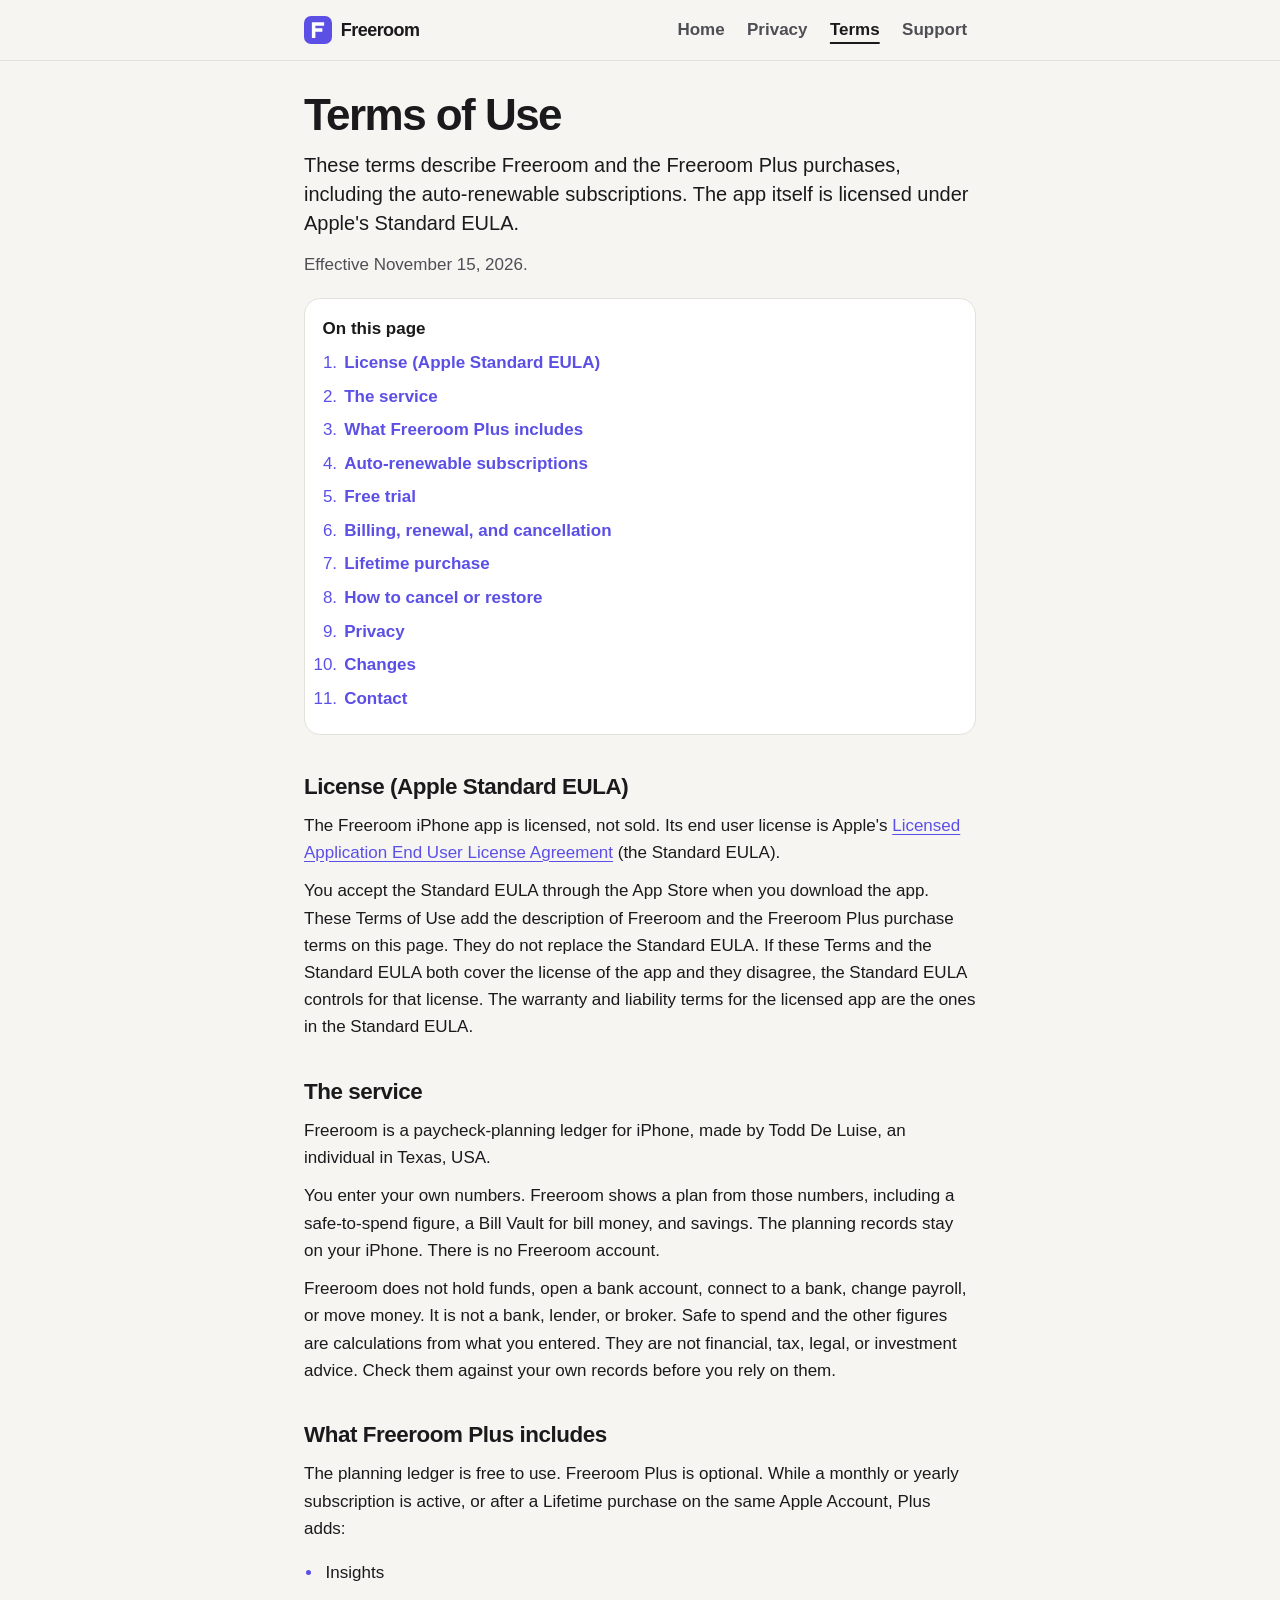
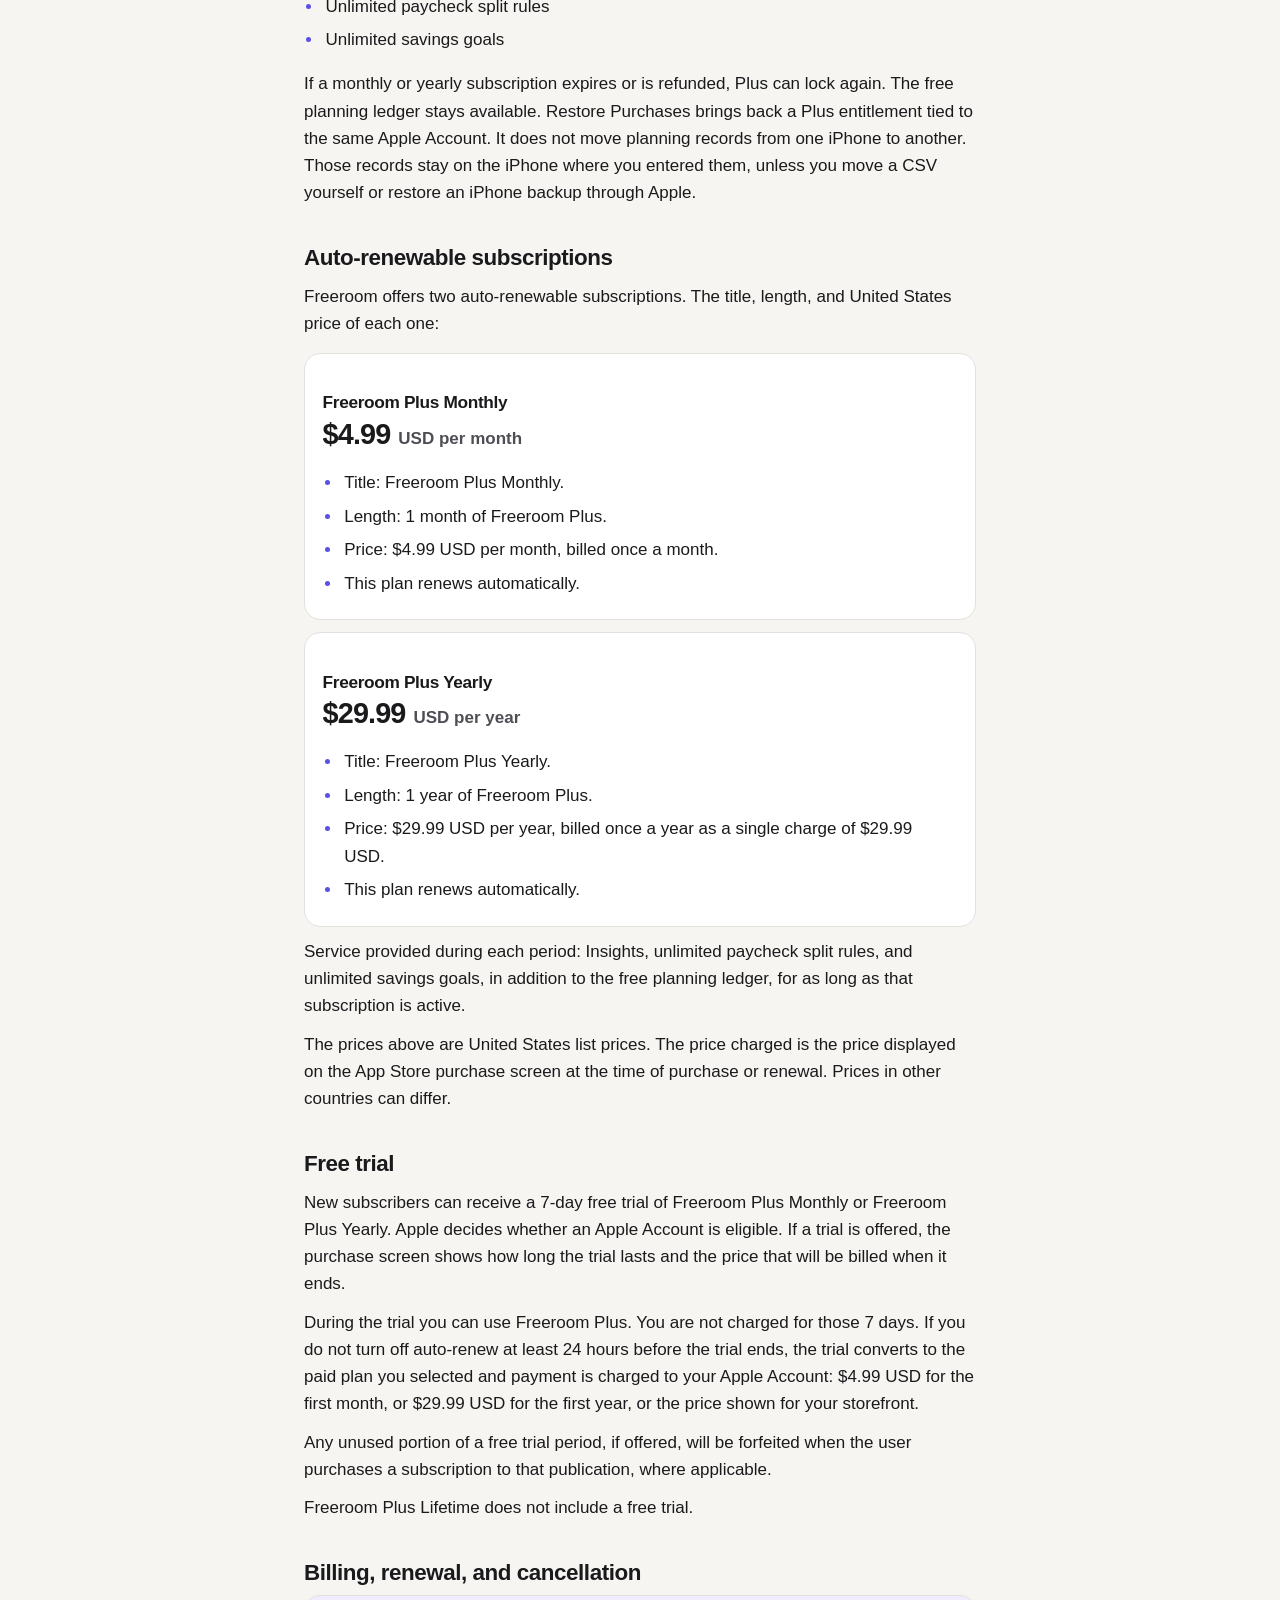
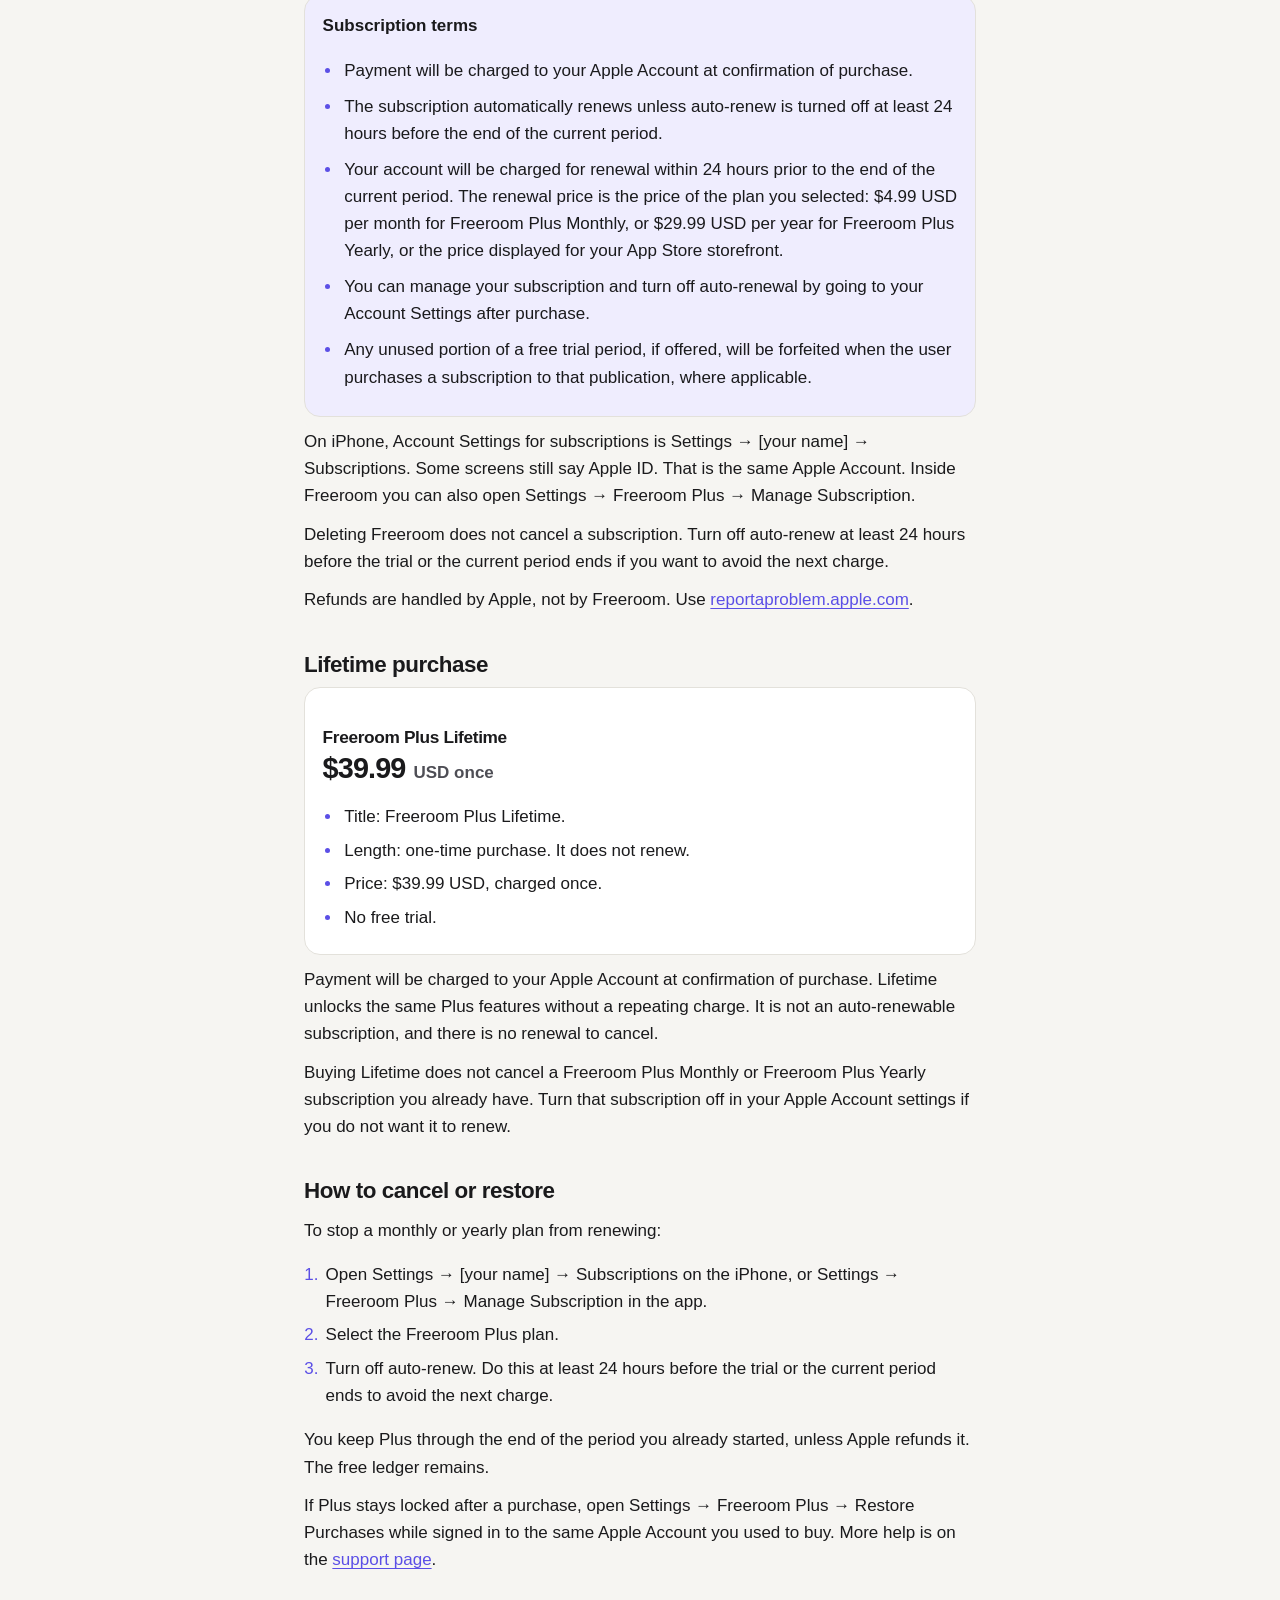
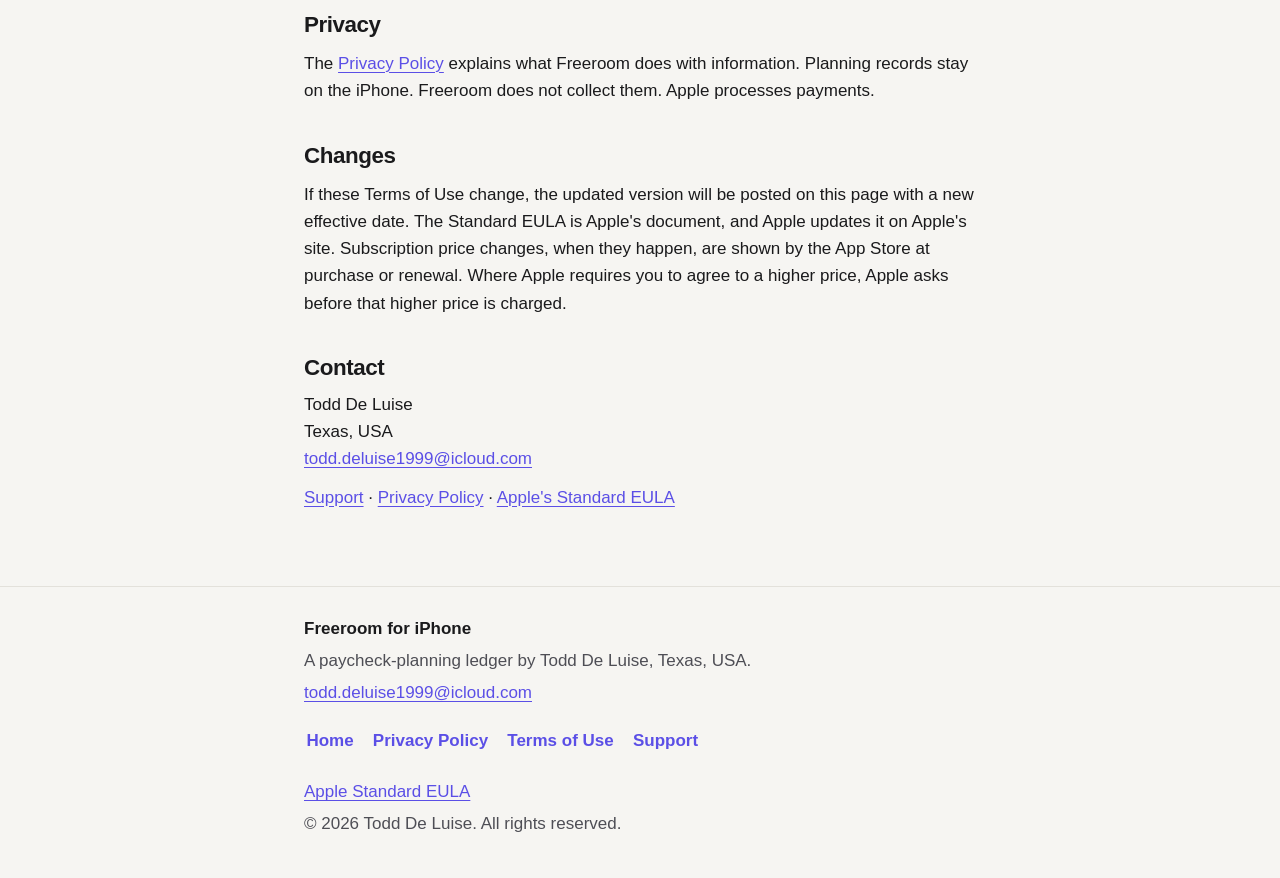
<file: terms.html>
<!DOCTYPE html>
<html lang="en">
<head>
  <meta charset="utf-8">
  <meta name="viewport" content="width=device-width, initial-scale=1">
  <meta name="color-scheme" content="light dark">
  <meta name="theme-color" content="#f6f5f2" media="(prefers-color-scheme: light)">
  <meta name="theme-color" content="#111113" media="(prefers-color-scheme: dark)">
  <title>Terms of Use — Freeroom</title>
  <meta name="description" content="Terms of Use for Freeroom and Freeroom Plus: prices, the 7-day free trial, auto-renewal, cancellation, Lifetime, and Apple's standard EULA.">
  <meta name="author" content="Todd De Luise">
  <link rel="canonical" href="https://tdeluise.github.io/free-room-site/terms.html">
  <link rel="icon" href="favicon.svg" type="image/svg+xml">
  <link rel="icon" href="favicon.png" type="image/png" sizes="32x32">
  <link rel="apple-touch-icon" href="apple-touch-icon.png">
  <link rel="privacy-policy" href="privacy.html">
  <link rel="terms-of-service" href="terms.html">
  <link rel="help" href="support.html">
  <link rel="author" href="mailto:todd.deluise1999@icloud.com">
  <meta property="og:site_name" content="Freeroom">
  <meta property="og:type" content="website">
  <meta property="og:locale" content="en_US">
  <meta property="og:title" content="Terms of Use — Freeroom">
  <meta property="og:description" content="Terms of Use for Freeroom and Freeroom Plus: prices, the 7-day free trial, auto-renewal, cancellation, Lifetime, and Apple's standard EULA.">
  <meta property="og:url" content="https://tdeluise.github.io/free-room-site/terms.html">
  <meta property="og:image" content="https://tdeluise.github.io/free-room-site/og.png">
  <meta property="og:image:width" content="1200">
  <meta property="og:image:height" content="630">
  <meta property="og:image:alt" content="Freeroom, paycheck planning for iPhone. Your data stays on your device.">
  <meta name="twitter:card" content="summary_large_image">
  <meta name="twitter:title" content="Terms of Use — Freeroom">
  <meta name="twitter:description" content="Terms of Use for Freeroom and Freeroom Plus: prices, the 7-day free trial, auto-renewal, cancellation, Lifetime, and Apple's standard EULA.">
  <meta name="twitter:image" content="https://tdeluise.github.io/free-room-site/og.png">
  <meta name="twitter:image:alt" content="Freeroom, paycheck planning for iPhone. Your data stays on your device.">
  <link rel="stylesheet" href="style.css">
</head>
<body>
  <a class="skip" href="#content">Skip to content</a>
  <header class="site-header">
    <div class="wrap bar">
      <a class="brand" href="index.html">
        <svg class="mark" viewBox="0 0 32 32" width="28" height="28" aria-hidden="true" focusable="false">
          <rect width="32" height="32" rx="8"/>
          <path d="M9 7h14v4H13v3h8v4h-8v7H9V7z"/>
        </svg>
        <span>Freeroom</span>
      </a>
      <nav class="nav" aria-label="Primary">
        <ul>
          <li><a href="index.html">Home</a></li>
          <li><a href="privacy.html">Privacy</a></li>
          <li><a href="terms.html" aria-current="page">Terms</a></li>
          <li><a href="support.html">Support</a></li>
        </ul>
      </nav>
    </div>
  </header>

  <main id="content" class="wrap" tabindex="-1">
    <h1>Terms of Use</h1>
    <p class="lede">These terms describe Freeroom and the Freeroom Plus purchases, including the auto-renewable subscriptions. The app itself is licensed under Apple's Standard EULA.</p>
    <p class="updated">Effective <time datetime="2026-11-15">November 15, 2026</time>.</p>

    <nav class="toc" aria-label="On this page">
      <p class="toc-label">On this page</p>
      <ol>
        <li><a href="#license">License (Apple Standard EULA)</a></li>
        <li><a href="#service">The service</a></li>
        <li><a href="#plus">What Freeroom Plus includes</a></li>
        <li><a href="#subscriptions">Auto-renewable subscriptions</a></li>
        <li><a href="#trial">Free trial</a></li>
        <li><a href="#billing">Billing, renewal, and cancellation</a></li>
        <li><a href="#lifetime">Lifetime purchase</a></li>
        <li><a href="#cancel">How to cancel or restore</a></li>
        <li><a href="#privacy">Privacy</a></li>
        <li><a href="#changes">Changes</a></li>
        <li><a href="#contact">Contact</a></li>
      </ol>
    </nav>

    <section aria-labelledby="license">
      <h2 id="license">License (Apple Standard EULA)</h2>
      <p>The Freeroom iPhone app is licensed, not sold. Its end user license is Apple's <a href="https://www.apple.com/legal/internet-services/itunes/dev/stdeula/">Licensed Application End User License Agreement</a> (the Standard EULA).</p>
      <p>You accept the Standard EULA through the App Store when you download the app. These Terms of Use add the description of Freeroom and the Freeroom Plus purchase terms on this page. They do not replace the Standard EULA. If these Terms and the Standard EULA both cover the license of the app and they disagree, the Standard EULA controls for that license. The warranty and liability terms for the licensed app are the ones in the Standard EULA.</p>
    </section>

    <section aria-labelledby="service">
      <h2 id="service">The service</h2>
      <p>Freeroom is a paycheck-planning ledger for iPhone, made by Todd De Luise, an individual in Texas, USA.</p>
      <p>You enter your own numbers. Freeroom shows a plan from those numbers, including a safe-to-spend figure, a Bill Vault for bill money, and savings. The planning records stay on your iPhone. There is no Freeroom account.</p>
      <p>Freeroom does not hold funds, open a bank account, connect to a bank, change payroll, or move money. It is not a bank, lender, or broker. Safe to spend and the other figures are calculations from what you entered. They are not financial, tax, legal, or investment advice. Check them against your own records before you rely on them.</p>
    </section>

    <section aria-labelledby="plus">
      <h2 id="plus">What Freeroom Plus includes</h2>
      <p>The planning ledger is free to use. Freeroom Plus is optional. While a monthly or yearly subscription is active, or after a Lifetime purchase on the same Apple Account, Plus adds:</p>
      <ul>
        <li>Insights</li>
        <li>Unlimited paycheck split rules</li>
        <li>Unlimited savings goals</li>
      </ul>
      <p>If a monthly or yearly subscription expires or is refunded, Plus can lock again. The free planning ledger stays available. Restore Purchases brings back a Plus entitlement tied to the same Apple Account. It does not move planning records from one iPhone to another. Those records stay on the iPhone where you entered them, unless you move a CSV yourself or restore an iPhone backup through Apple.</p>
    </section>

    <section aria-labelledby="subscriptions">
      <h2 id="subscriptions">Auto-renewable subscriptions</h2>
      <p>Freeroom offers two auto-renewable subscriptions. The title, length, and United States price of each one:</p>
      <div class="plans">
        <article class="plan">
          <h3>Freeroom Plus Monthly</h3>
          <p class="price"><span class="amount">$4.99</span> <span class="period">USD per month</span></p>
          <ul>
            <li>Title: Freeroom Plus Monthly.</li>
            <li>Length: 1 month of Freeroom Plus.</li>
            <li>Price: $4.99 USD per month, billed once a month.</li>
            <li>This plan renews automatically.</li>
          </ul>
        </article>
        <article class="plan">
          <h3>Freeroom Plus Yearly</h3>
          <p class="price"><span class="amount">$29.99</span> <span class="period">USD per year</span></p>
          <ul>
            <li>Title: Freeroom Plus Yearly.</li>
            <li>Length: 1 year of Freeroom Plus.</li>
            <li>Price: $29.99 USD per year, billed once a year as a single charge of $29.99 USD.</li>
            <li>This plan renews automatically.</li>
          </ul>
        </article>
      </div>
      <p>Service provided during each period: Insights, unlimited paycheck split rules, and unlimited savings goals, in addition to the free planning ledger, for as long as that subscription is active.</p>
      <p>The prices above are United States list prices. The price charged is the price displayed on the App Store purchase screen at the time of purchase or renewal. Prices in other countries can differ.</p>
    </section>

    <section aria-labelledby="trial">
      <h2 id="trial">Free trial</h2>
      <p>New subscribers can receive a 7-day free trial of Freeroom Plus Monthly or Freeroom Plus Yearly. Apple decides whether an Apple Account is eligible. If a trial is offered, the purchase screen shows how long the trial lasts and the price that will be billed when it ends.</p>
      <p>During the trial you can use Freeroom Plus. You are not charged for those 7 days. If you do not turn off auto-renew at least 24 hours before the trial ends, the trial converts to the paid plan you selected and payment is charged to your Apple Account: $4.99 USD for the first month, or $29.99 USD for the first year, or the price shown for your storefront.</p>
      <p>Any unused portion of a free trial period, if offered, will be forfeited when the user purchases a subscription to that publication, where applicable.</p>
      <p>Freeroom Plus Lifetime does not include a free trial.</p>
    </section>

    <section aria-labelledby="billing">
      <h2 id="billing">Billing, renewal, and cancellation</h2>
      <div class="card note">
        <p><strong>Subscription terms</strong></p>
        <ul class="legal">
          <li>Payment will be charged to your Apple Account at confirmation of purchase.</li>
          <li>The subscription automatically renews unless auto-renew is turned off at least 24 hours before the end of the current period.</li>
          <li>Your account will be charged for renewal within 24 hours prior to the end of the current period. The renewal price is the price of the plan you selected: $4.99 USD per month for Freeroom Plus Monthly, or $29.99 USD per year for Freeroom Plus Yearly, or the price displayed for your App Store storefront.</li>
          <li>You can manage your subscription and turn off auto-renewal by going to your Account Settings after purchase.</li>
          <li>Any unused portion of a free trial period, if offered, will be forfeited when the user purchases a subscription to that publication, where applicable.</li>
        </ul>
      </div>
      <p>On iPhone, Account Settings for subscriptions is Settings → [your name] → Subscriptions. Some screens still say Apple ID. That is the same Apple Account. Inside Freeroom you can also open Settings → Freeroom Plus → Manage Subscription.</p>
      <p>Deleting Freeroom does not cancel a subscription. Turn off auto-renew at least 24 hours before the trial or the current period ends if you want to avoid the next charge.</p>
      <p>Refunds are handled by Apple, not by Freeroom. Use <a href="https://reportaproblem.apple.com/">reportaproblem.apple.com</a>.</p>
    </section>

    <section aria-labelledby="lifetime">
      <h2 id="lifetime">Lifetime purchase</h2>
      <article class="plan">
        <h3>Freeroom Plus Lifetime</h3>
        <p class="price"><span class="amount">$39.99</span> <span class="period">USD once</span></p>
        <ul>
          <li>Title: Freeroom Plus Lifetime.</li>
          <li>Length: one-time purchase. It does not renew.</li>
          <li>Price: $39.99 USD, charged once.</li>
          <li>No free trial.</li>
        </ul>
      </article>
      <p>Payment will be charged to your Apple Account at confirmation of purchase. Lifetime unlocks the same Plus features without a repeating charge. It is not an auto-renewable subscription, and there is no renewal to cancel.</p>
      <p>Buying Lifetime does not cancel a Freeroom Plus Monthly or Freeroom Plus Yearly subscription you already have. Turn that subscription off in your Apple Account settings if you do not want it to renew.</p>
    </section>

    <section aria-labelledby="cancel">
      <h2 id="cancel">How to cancel or restore</h2>
      <p>To stop a monthly or yearly plan from renewing:</p>
      <ol>
        <li>Open Settings → [your name] → Subscriptions on the iPhone, or Settings → Freeroom Plus → Manage Subscription in the app.</li>
        <li>Select the Freeroom Plus plan.</li>
        <li>Turn off auto-renew. Do this at least 24 hours before the trial or the current period ends to avoid the next charge.</li>
      </ol>
      <p>You keep Plus through the end of the period you already started, unless Apple refunds it. The free ledger remains.</p>
      <p>If Plus stays locked after a purchase, open Settings → Freeroom Plus → Restore Purchases while signed in to the same Apple Account you used to buy. More help is on the <a href="support.html">support page</a>.</p>
    </section>

    <section aria-labelledby="privacy">
      <h2 id="privacy">Privacy</h2>
      <p>The <a href="privacy.html">Privacy Policy</a> explains what Freeroom does with information. Planning records stay on the iPhone. Freeroom does not collect them. Apple processes payments.</p>
    </section>

    <section aria-labelledby="changes">
      <h2 id="changes">Changes</h2>
      <p>If these Terms of Use change, the updated version will be posted on this page with a new effective date. The Standard EULA is Apple's document, and Apple updates it on Apple's site. Subscription price changes, when they happen, are shown by the App Store at purchase or renewal. Where Apple requires you to agree to a higher price, Apple asks before that higher price is charged.</p>
    </section>

    <section aria-labelledby="contact">
      <h2 id="contact">Contact</h2>
      <address>
        Todd De Luise<br>
        Texas, USA<br>
        <a href="mailto:todd.deluise1999@icloud.com">todd.deluise1999@icloud.com</a>
      </address>
      <p><a href="support.html">Support</a> · <a href="privacy.html">Privacy Policy</a> · <a href="https://www.apple.com/legal/internet-services/itunes/dev/stdeula/">Apple's Standard EULA</a></p>
    </section>
  </main>

  <footer class="site-footer">
    <div class="wrap">
      <p class="footer-name">Freeroom for iPhone</p>
      <p>A paycheck-planning ledger by Todd De Luise, Texas, USA.</p>
      <p><a href="mailto:todd.deluise1999@icloud.com">todd.deluise1999@icloud.com</a></p>
      <ul class="footer-nav">
        <li><a href="index.html">Home</a></li>
        <li><a href="privacy.html">Privacy Policy</a></li>
        <li><a href="terms.html" aria-current="page">Terms of Use</a></li>
        <li><a href="support.html">Support</a></li>
      </ul>
      <p><a href="https://www.apple.com/legal/internet-services/itunes/dev/stdeula/">Apple Standard EULA</a></p>
      <p>© 2026 Todd De Luise. All rights reserved.</p>
    </div>
  </footer>
</body>
</html>
</file>
<file: style.css>
*, *::before, *::after { box-sizing: border-box; }

:root {
  color-scheme: light dark;
  --bg: #f6f5f2;
  --fg: #1a1a1c;
  --muted: #4e4e55;
  --accent: #5b4fe6;
  --card: #ffffff;
  --line: #e3e1db;
  --note: #efedfe;
  --mark: #5b4fe6;
  --plate: #ffffff;
  --plate-line: #d2d2d7;
}

@media (prefers-color-scheme: dark) {
  :root {
    --bg: #111113;
    --fg: #f4f4f6;
    --muted: #b9b9c0;
    --accent: #a8a4ff;
    --card: #1c1c1e;
    --line: #2e2e32;
    --note: #221f38;
    --plate: #ffffff;
    --plate-line: #3a3a40;
  }
}

html { scroll-padding-top: 7rem; }

body {
  margin: 0;
  background: var(--bg);
  color: var(--fg);
  font-family: -apple-system, BlinkMacSystemFont, "Segoe UI", Helvetica, Arial, sans-serif;
  font-size: 1.0625rem;
  line-height: 1.6;
  padding-left: env(safe-area-inset-left);
  padding-right: env(safe-area-inset-right);
}

:focus-visible {
  outline: 2px solid var(--accent);
  outline-offset: 3px;
}

main:focus { outline: none; }

::selection { background: #d9d6ff; color: #1a1a1c; }

@media (prefers-color-scheme: dark) {
  ::selection { background: #5b4fe6; color: #ffffff; }
}

.skip {
  position: absolute;
  left: 0.75rem;
  top: 0.5rem;
  transform: translateY(-150%);
  background: var(--fg);
  color: var(--bg);
  padding: 0.55rem 0.8rem;
  border-radius: 8px;
  z-index: 20;
  font-weight: 600;
}

.skip:focus { transform: none; }

.wrap {
  width: min(42rem, calc(100% - 2rem));
  margin-inline: auto;
}

.site-header {
  position: sticky;
  top: 0;
  z-index: 10;
  background: var(--bg);
  border-bottom: 1px solid var(--line);
  padding-top: env(safe-area-inset-top);
}

.bar {
  display: flex;
  flex-wrap: wrap;
  align-items: center;
  justify-content: space-between;
  gap: 0.15rem 1rem;
  min-height: 3.75rem;
}

.brand {
  display: inline-flex;
  align-items: center;
  gap: 0.55rem;
  min-height: 44px;
  color: var(--fg);
  font-weight: 700;
  font-size: 1.125rem;
  letter-spacing: -0.03em;
  text-decoration: none;
}

.mark { display: block; flex: none; }
.mark rect { fill: var(--mark); }
.mark path { fill: #ffffff; }

.nav ul,
.footer-nav,
.quicklinks {
  display: flex;
  flex-wrap: wrap;
  gap: 0.1rem 0.15rem;
  list-style: none;
  margin: 0;
  padding: 0;
}

.nav a,
.footer-nav a,
.quicklinks a {
  display: inline-flex;
  align-items: center;
  min-height: 44px;
  padding: 0 0.55rem;
  border-radius: 8px;
  color: var(--muted);
  font-weight: 600;
  text-decoration: none;
}

.nav a[aria-current="page"] {
  color: var(--fg);
  text-decoration: underline;
  text-decoration-thickness: 2px;
  text-underline-offset: 0.4em;
}

.nav a:hover,
.footer-nav a:hover,
.quicklinks a:hover { text-decoration: underline; text-underline-offset: 0.2em; }

.quicklinks a { color: var(--accent); padding-inline: 0; margin-right: 0.85rem; }

main { padding: 1.75rem 0 1rem; }

.eyebrow {
  margin: 0 0 0.4rem;
  color: var(--accent);
  font-size: 0.8rem;
  font-weight: 700;
  letter-spacing: 0.08em;
  text-transform: uppercase;
}

h1, h2, h3 { line-height: 1.2; letter-spacing: -0.02em; scroll-margin-top: 7rem; }

h1 {
  margin: 0 0 0.6rem;
  font-size: clamp(2rem, 6vw, 2.75rem);
  letter-spacing: -0.035em;
}

h2 { margin: 2.4rem 0 0.55rem; font-size: 1.4rem; }
h3 { margin: 1.4rem 0 0.35rem; font-size: 1.08rem; }

p { margin: 0.7rem 0; }
.lede { font-size: 1.25rem; line-height: 1.45; margin: 0.35rem 0 0.8rem; }
.updated, .fine { color: var(--muted); }

a { color: var(--accent); text-underline-offset: 0.15em; }
a:visited { color: var(--accent); }

.card, .plan, .toc {
  background: var(--card);
  border: 1px solid var(--line);
  border-radius: 16px;
  padding: 1rem 1.1rem;
}

.note { background: var(--note); }

.card > h2:first-child { margin-top: 0; }
.card p:first-child, .plan p:first-child { margin-top: 0; }
address { font-style: normal; margin: 0.35rem 0 0.6rem; }
.card p:last-child, .plan p:last-child, .card ul:last-child, .plan ul:last-child { margin-bottom: 0; }

.features, .plans {
  display: grid;
  gap: 0.75rem;
  margin: 1rem 0 0;
}

@media (min-width: 42rem) {
  .features { grid-template-columns: 1fr 1fr; }
}

.features .card, .plans .plan { margin: 0; }

.price {
  display: flex;
  flex-wrap: wrap;
  align-items: baseline;
  gap: 0.15rem 0.5rem;
  margin: 0.35rem 0 0.2rem;
}

.amount {
  color: var(--fg);
  font-size: 1.8rem;
  font-weight: 700;
  letter-spacing: -0.03em;
  line-height: 1.1;
}

.period { color: var(--muted); font-weight: 600; }

ul, ol { padding-left: 1.2rem; }
li { margin: 0.4rem 0; padding-left: 0.15rem; }
li::marker { color: var(--accent); }

.toc { margin: 1.25rem 0 1.5rem; }
.toc-label { margin: 0; font-weight: 700; color: var(--fg); }
.toc ol { margin: 0.35rem 0 0; }
.toc a { font-weight: 600; text-decoration: none; }
.toc a:hover { text-decoration: underline; }

.legal li { margin: 0.55rem 0; }

.app-store-badge {
  display: inline-block;
  margin: 1.1rem 0 0.15rem;
  padding: 3px;
  background: var(--plate);
  border: 1px solid var(--plate-line);
  border-radius: 10px;
  line-height: 0;
}

.store-placeholder {
  display: flex;
  flex-direction: column;
  justify-content: center;
  min-width: 9.5rem;
  min-height: 2.6rem;
  margin: 0;
  padding: 0.4rem 0.75rem 0.45rem;
  border-radius: 7px;
  background: #000000;
  color: #ffffff;
  line-height: 1.15;
}

.store-kicker {
  font-size: 0.75rem;
  font-weight: 700;
  letter-spacing: 0.04em;
  text-transform: uppercase;
}

.store-title { font-size: 1rem; font-weight: 700; letter-spacing: -0.02em; }

.contact a[href^="mailto:"] {
  display: inline-flex;
  align-items: center;
  min-height: 44px;
  font-size: 1.125rem;
  font-weight: 700;
}

.site-footer {
  margin-top: 3rem;
  border-top: 1px solid var(--line);
  padding: 1.75rem 0 2.25rem;
  padding-bottom: max(2.25rem, env(safe-area-inset-bottom));
  color: var(--muted);
}

.site-footer .footer-name {
  margin: 0;
  color: var(--fg);
  font-weight: 700;
}

.site-footer p { margin: 0.3rem 0; }
.footer-nav { margin: 0.35rem 0 0.6rem; }
.footer-nav a { color: var(--accent); padding-inline: 0; margin-right: 0.9rem; }

@media (forced-colors: active) {
  .mark rect { fill: ButtonText; }
  .mark path { fill: ButtonFace; }
  .store-placeholder, .app-store-badge { border: 1px solid ButtonText; }
}

@media print {
  .site-header { position: static; }
  .skip, .app-store-badge { display: none; }
  body { background: #ffffff; color: #000000; }
  a { color: #000000; }
  .card, .plan, .toc { break-inside: avoid; }
}
</file>
